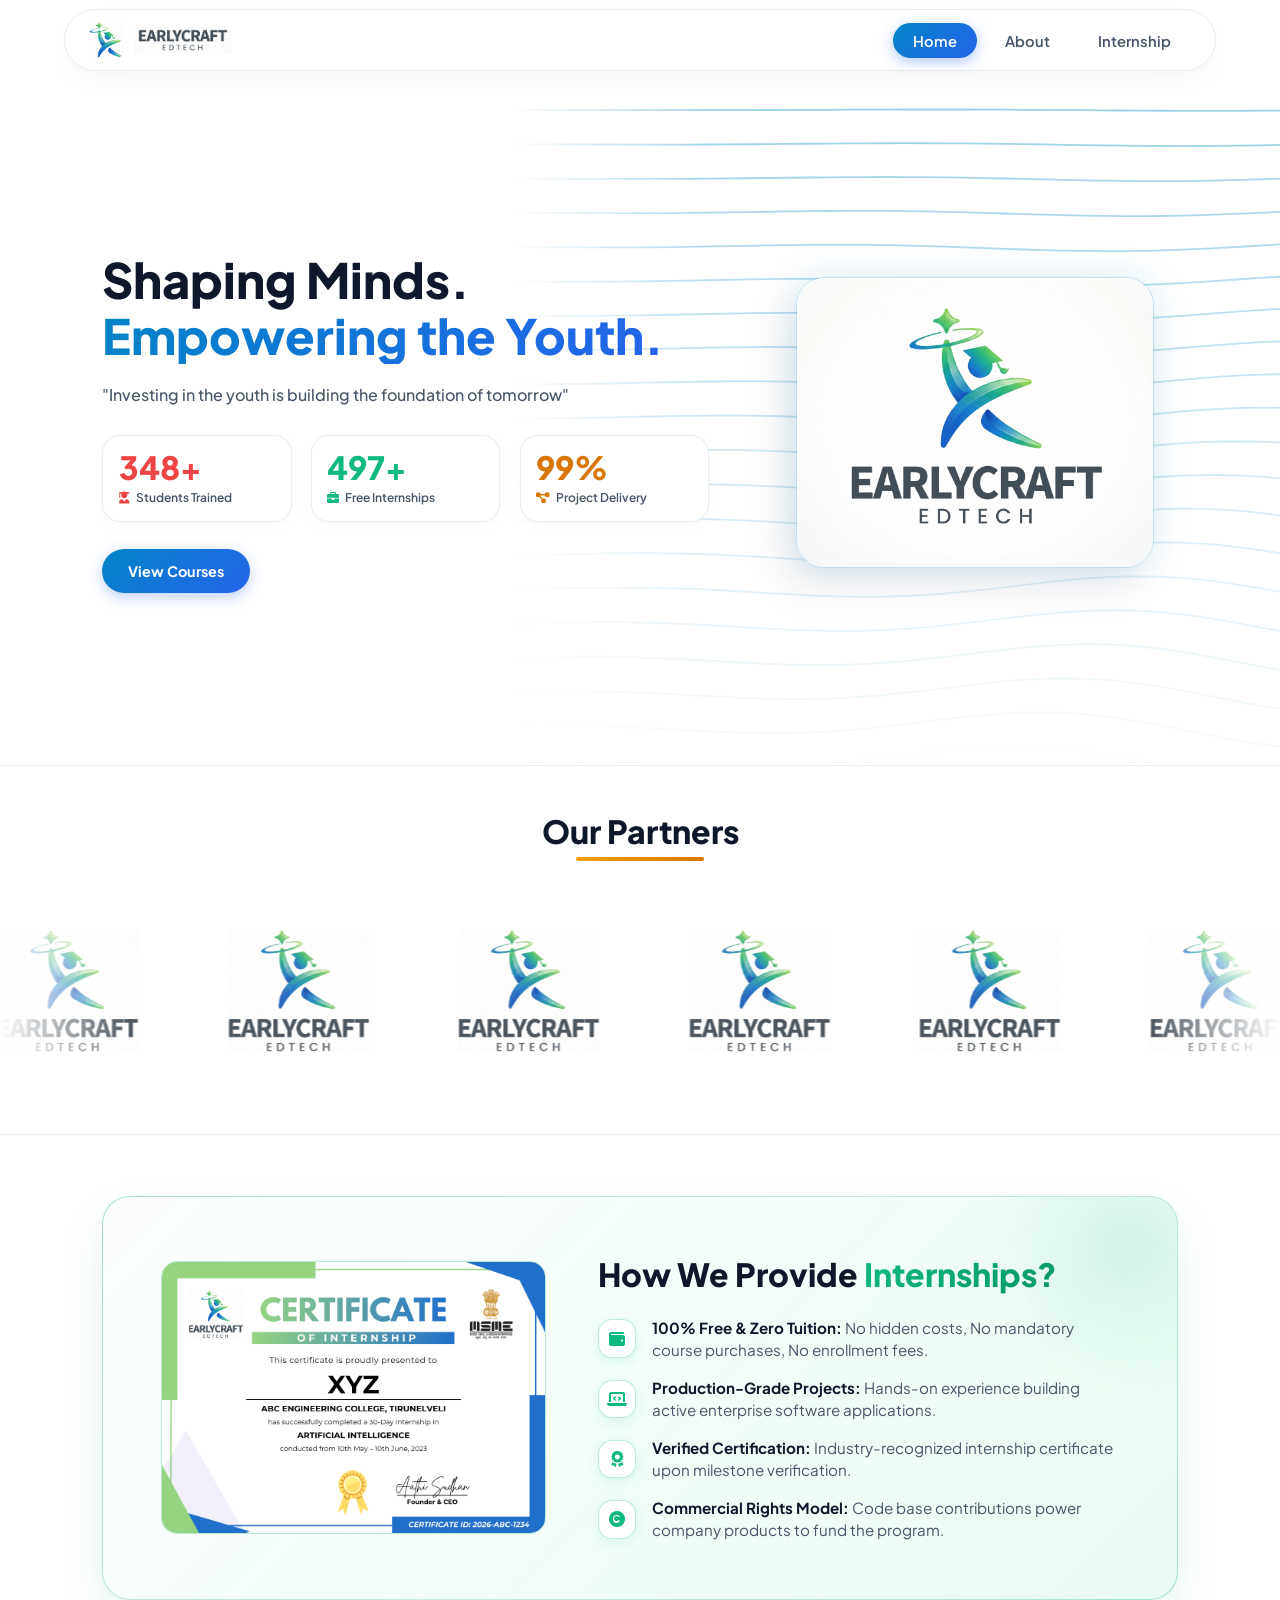
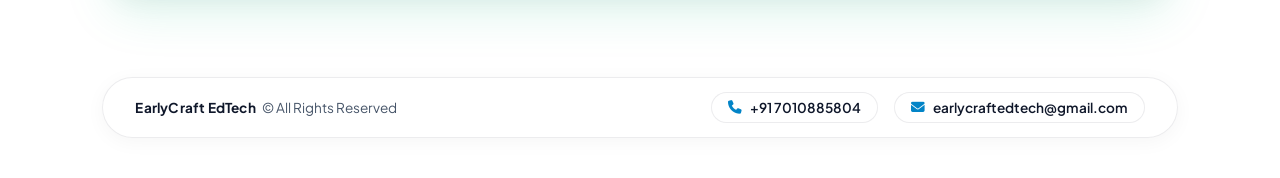
<file: index.html>
<!DOCTYPE html>
<html lang="en">
<head>
  <meta charset="UTF-8" />
  <meta name="viewport" content="width=device-width, initial-scale=1.0" />
  <title>EarlyCraft</title>
  
  <link rel="icon" type="image/x-icon" href="assets/favicon.ico" />
  <link rel="preconnect" href="https://fonts.googleapis.com">
  <link rel="preconnect" href="https://fonts.gstatic.com" crossorigin>
  <link href="https://fonts.googleapis.com/css2?family=Plus+Jakarta+Sans:wght@400;500;600;700;800&display=swap" rel="stylesheet">
  <link rel="stylesheet" href="https://cdnjs.cloudflare.com/ajax/libs/font-awesome/6.4.0/css/all.min.css">
  
  <!-- External Stylesheet -->
  <link rel="stylesheet" href="styles/index.css">

  <script>
    if ('scrollRestoration' in history) {
      history.scrollRestoration = 'manual';
    }
  </script>
</head>
<body>

  <!-- FLOATING NAVIGATION BAR WITH LOGO FONT -->
  <header class="navbar-wrapper">
    <nav class="navbar-container">
      <a href="index.html" class="nav-brand nav-link" aria-label="EarlyCraft Home">
        <img src="assets/logo.png" alt="EarlyCraft Logo" class="nav-brand-logo" onerror="this.style.display='none'">
        <img src="assets/logofont.png" alt="EarlyCraft" class="nav-brand-font" onerror="this.style.display='none'">
      </a>
      
      <button class="mobile-nav-toggle" id="mobileNavToggle" aria-label="Toggle Navigation">
        <i class="fa-solid fa-bars" id="toggleIcon"></i>
      </button>

      <ul class="nav-links" id="navLinks">
        <li><a href="index.html" class="nav-item-link nav-link active">Home</a></li>
        <li><a href="about.html" class="nav-item-link nav-link">About</a></li>
        <li><a href="internship.html" class="nav-item-link nav-link">Internship</a></li>
      </ul>
    </nav>
  </header>

  <!-- HERO BANNER SECTION -->
  <section class="hero-banner" id="home">
    <canvas id="wave-canvas"></canvas>

    <div class="hero-content">
      <h1 class="hero-title">Shaping Minds. <br><span>Empowering the Youth.</span></h1>
      
      <p class="hero-subtitle">
        "Investing in the youth is building the foundation of tomorrow"
      </p>

      <div class="stats-container">
        <div class="stat-card stat-red">
          <div class="stat-number">
            <span class="counter" data-target="350">0</span>+
          </div>
          <div class="stat-label">
            <i class="fa-solid fa-user-graduate"></i> Students Trained
          </div>
        </div>

        <div class="stat-card stat-green">
          <div class="stat-number">
            <span class="counter" data-target="500">0</span>+
          </div>
          <div class="stat-label">
            <i class="fa-solid fa-briefcase"></i> Free Internships
          </div>
        </div>

        <div class="stat-card stat-yellow">
          <div class="stat-number">
            <span class="counter" data-target="100">0</span>%
          </div>
          <div class="stat-label">
            <i class="fa-solid fa-diagram-project"></i> Project Delivery
          </div>
        </div>
      </div>

      <div class="hero-btns">
        <a href="courses.html" class="btn-primary nav-link">View Courses</a>
        <!-- <a href="events.html" class="btn-secondary nav-link">Learn More</a> -->
      </div>
    </div>

    <div class="watermark-wrapper">
      <img src="assets/logoimg.png" alt="EarlyCraft Logo" class="bg-watermark" onerror="this.src='https://via.placeholder.com/500x500?text=Logo+Watermark'">
    </div>
  </section>

  <!-- SEAMLESS CONTINUOUS PARTNERS CAROUSEL -->
  <section class="partners-section">
    <div class="section-header">
      <h2 class="section-title">Our Partners</h2>
    </div>
    <div class="marquee-container" id="marqueeContainer">
      <div class="marquee-track" id="marqueeTrack">
        <div class="marquee-group" id="primaryGroup">
          <img src="assets/partners/partner1.png" alt="Partner 1" class="partner-logo" onerror="this.src='https://via.placeholder.com/320x140?text=Partner+1'" />
        </div>
      </div>
    </div>
  </section>

  <!-- ELEGANT INTERNSHIP SECTION -->
  <section class="internship-section">
    <div class="internship-wrapper">
      <div class="internship-container">
        <div class="cert-preview-wrapper">
          <img src="assets/samplecert.png" alt="Sample Internship Certificate" class="tilted-cert-img" onerror="this.src='https://via.placeholder.com/600x420?text=Sample+Internship+Certificate'" />
        </div>

        <div class="internship-content-right">
          <h2 class="internship-main-title">
            How We Provide <span>Internships?</span>
          </h2>
          
          <ul class="internship-points-list">
            <li>
              <div class="icon-badge">
                <i class="fa-solid fa-wallet"></i>
              </div>
              <span><strong>100% Free & Zero Tuition:</strong> No hidden costs, No mandatory course purchases, No enrollment fees.</span>
            </li>
            <li>
              <div class="icon-badge">
                <i class="fa-solid fa-laptop-code"></i>
              </div>
              <span><strong>Production-Grade Projects:</strong> Hands-on experience building active enterprise software applications.</span>
            </li>
            <li>
              <div class="icon-badge">
                <i class="fa-solid fa-award"></i>
              </div>
              <span><strong>Verified Certification:</strong> Industry-recognized internship certificate upon milestone verification.</span>
            </li>
            <li>
              <div class="icon-badge">
                <i class="fa-solid fa-copyright"></i>
              </div>
              <span><strong>Commercial Rights Model:</strong> Code base contributions power company products to fund the program.</span>
            </li>
          </ul>
        </div>
      </div>
    </div>
  </section>

  <!-- FOOTER -->
  <footer class="footer-bar">
    <div class="footer-rights">
      <span class="footer-brand">EarlyCraft EdTech</span> &copy; All Rights Reserved
    </div>
    <div class="footer-contacts">
      <a href="tel:7010885804" class="footer-pill">
        <i class="fa-solid fa-phone"></i> +91 7010885804
      </a>
      <a href="mailto:earlycraftedtech@gmail.com" class="footer-pill">
        <i class="fa-solid fa-envelope"></i> earlycraftedtech@gmail.com
      </a>
    </div>
  </footer>

  <script>
    // Reset state function to avoid blank screens on UNDO / REDO / BFCache restore
    function resetPageState() {
      document.body.classList.remove("page-exiting");
      document.body.classList.add("page-loaded");
      document.documentElement.style.scrollBehavior = 'smooth';
    }

    // Handle initial page load and back-forward cache restores
    window.addEventListener("pageshow", (e) => {
      resetPageState();
      animateCounters();
    });

    window.addEventListener("popstate", () => {
      resetPageState();
    });

    // Counter animation logic
    let countersAnimated = false;
    function animateCounters() {
      const counters = document.querySelectorAll('.counter');
      const duration = 2000;

      counters.forEach(counter => {
        const target = +counter.getAttribute('data-target');
        const startTime = performance.now();

        function updateCounter(currentTime) {
          const elapsedTime = currentTime - startTime;
          const progress = Math.min(elapsedTime / duration, 1);
          const easeOut = 1 - Math.pow(1 - progress, 4);
          const currentVal = Math.floor(easeOut * target);

          counter.innerText = currentVal;

          if (progress < 1) {
            requestAnimationFrame(updateCounter);
          } else {
            counter.innerText = target;
          }
        }

        requestAnimationFrame(updateCounter);
      });
    }

    document.addEventListener("DOMContentLoaded", () => {
      // Mobile navigation setup
      const mobileNavToggle = document.getElementById("mobileNavToggle");
      const navLinksMenu = document.getElementById("navLinks");
      const toggleIcon = document.getElementById("toggleIcon");

      if (mobileNavToggle && navLinksMenu) {
        mobileNavToggle.addEventListener("click", () => {
          navLinksMenu.classList.toggle("active");
          if (navLinksMenu.classList.contains("active")) {
            toggleIcon.classList.remove("fa-bars");
            toggleIcon.classList.add("fa-xmark");
          } else {
            toggleIcon.classList.remove("fa-xmark");
            toggleIcon.classList.add("fa-bars");
          }
        });

        document.addEventListener("click", (e) => {
          if (!mobileNavToggle.contains(e.target) && !navLinksMenu.contains(e.target)) {
            navLinksMenu.classList.remove("active");
            if (toggleIcon) {
              toggleIcon.classList.remove("fa-xmark");
              toggleIcon.classList.add("fa-bars");
            }
          }
        });
      }

      // Smooth page transition links
      const navLinks = document.querySelectorAll(".nav-link");
      navLinks.forEach(link => {
        link.addEventListener("click", (e) => {
          const targetUrl = link.getAttribute("href");
          if (!targetUrl || targetUrl.startsWith("#") || targetUrl.startsWith("javascript")) return;

          e.preventDefault();

          if (navLinksMenu) navLinksMenu.classList.remove("active");
          document.body.classList.remove("page-loaded");
          document.body.classList.add("page-exiting");

          setTimeout(() => {
            window.location.href = targetUrl;
          }, 350);
        });
      });

      // Interactive Wave Canvas Animation
      const canvas = document.getElementById("wave-canvas");
      if (canvas) {
        const ctx = canvas.getContext("2d");

        function resize() {
          canvas.width = canvas.offsetWidth;
          canvas.height = canvas.offsetHeight;
        }
        resize();
        window.addEventListener("resize", resize);

        let step = 0;
        const lines = 20;
        const pointsPerLine = 40;

        function drawWave() {
          ctx.clearRect(0, 0, canvas.width, canvas.height);
          step += 0.012;

          for (let i = 0; i < lines; i++) {
            ctx.beginPath();
            const alpha = (1 - i / lines) * 0.38;
            ctx.strokeStyle = `rgba(2, 132, 199, ${alpha})`;
            ctx.lineWidth = 1.8;

            const yOffset = (canvas.height / lines) * i + 30;

            for (let j = 0; j < pointsPerLine; j++) {
              const x = (canvas.width / (pointsPerLine - 1)) * j;
              const diagFactor = (x / canvas.width) * (yOffset / canvas.height);
              const y = yOffset + Math.sin(step + j * 0.22 + i * 0.28) * (22 * diagFactor);

              if (j === 0) {
                ctx.moveTo(x, y);
              } else {
                ctx.lineTo(x, y);
              }
            }
            ctx.stroke();
          }

          requestAnimationFrame(drawWave);
        }

        drawWave();
      }

      // Marquee Continuous Scroll Animation
      const marqueeContainer = document.getElementById("marqueeContainer");
      const marqueeTrack = document.getElementById("marqueeTrack");
      const primaryGroup = document.getElementById("primaryGroup");

      if (marqueeContainer && marqueeTrack && primaryGroup) {
        let position = 0;
        let singleWidth = 0;
        let isPaused = false;
        const speed = 1.2;

        function setupTrack() {
          singleWidth = primaryGroup.offsetWidth;
          if (singleWidth <= 0) return;

          while (marqueeTrack.children.length > 1) {
            marqueeTrack.removeChild(marqueeTrack.lastChild);
          }

          const requiredCopies = Math.max(3, Math.ceil((window.innerWidth * 2.5) / singleWidth));
          for (let i = 1; i < requiredCopies; i++) {
            const clone = primaryGroup.cloneNode(true);
            marqueeTrack.appendChild(clone);
          }
        }

        setupTrack();
        window.addEventListener("resize", setupTrack);

        function stepMarquee() {
          if (!isPaused && singleWidth > 0) {
            position -= speed;
            if (Math.abs(position) >= singleWidth) {
              position += singleWidth;
            }
            marqueeTrack.style.transform = `translateX(${position}px)`;
          }
          requestAnimationFrame(stepMarquee);
        }

        stepMarquee();

        marqueeContainer.addEventListener("mouseenter", () => isPaused = true);
        marqueeContainer.addEventListener("mouseleave", () => isPaused = false);
      }
    });
  </script>
</body>
</html>
</file>
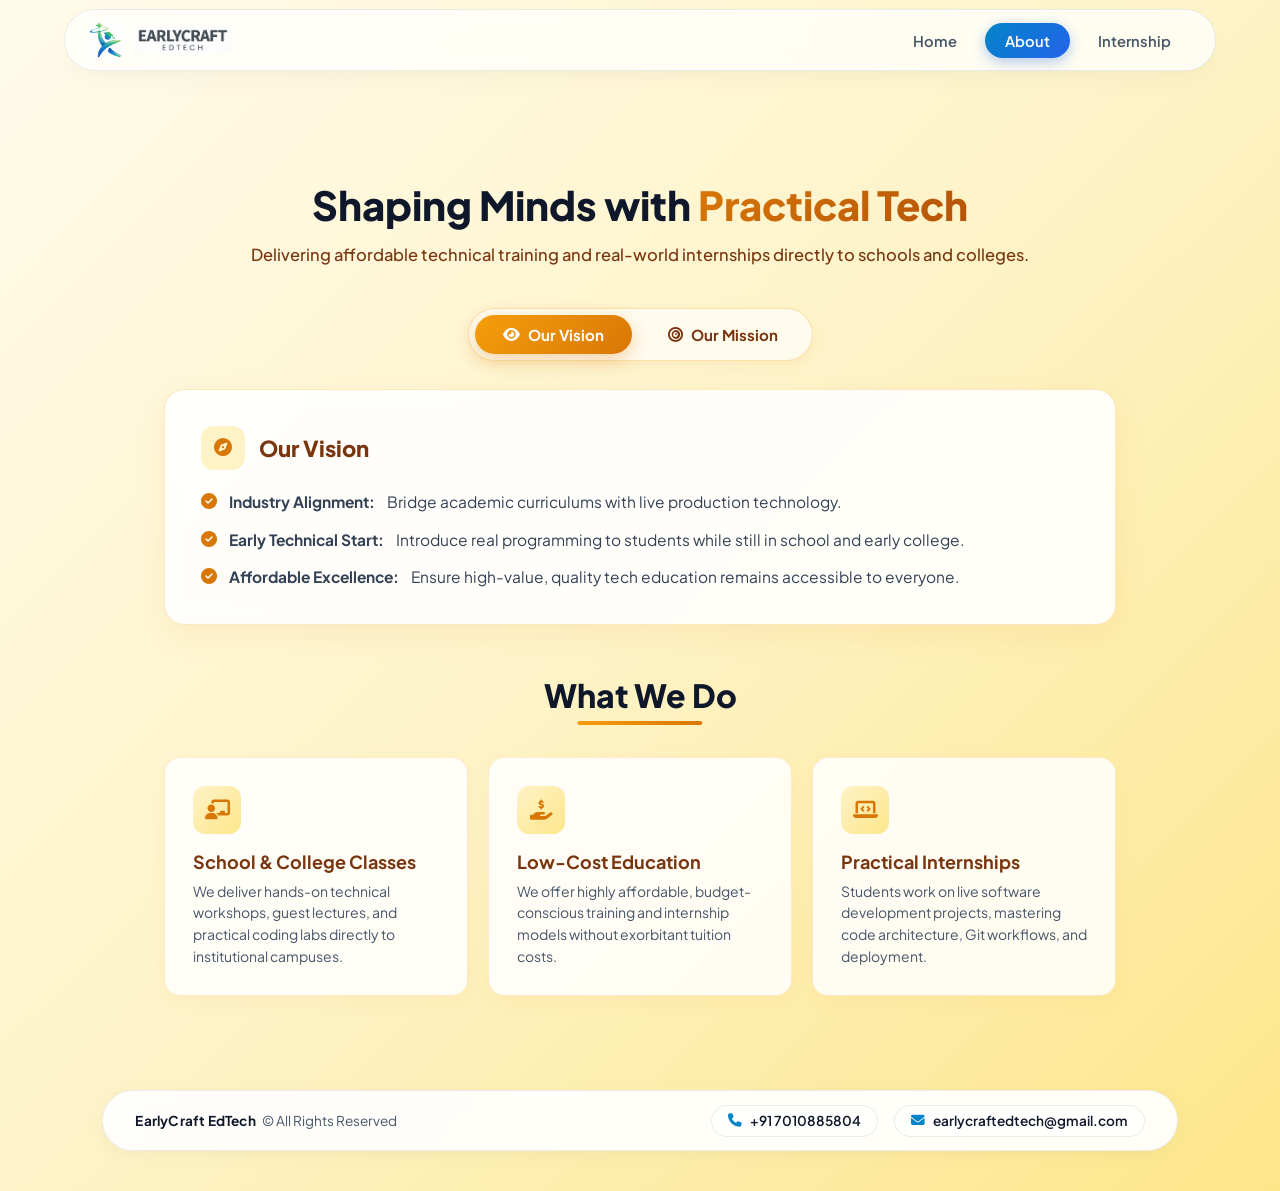
<file: about.html>
<!DOCTYPE html>
<html lang="en">
<head>
  <meta charset="UTF-8" />
  <meta name="viewport" content="width=device-width, initial-scale=1.0" />
  <title>About Us | EarlyCraft</title>
  
  <link rel="icon" type="image/x-icon" href="assets/favicon.ico" />
  <link rel="preconnect" href="https://fonts.googleapis.com">
  <link rel="preconnect" href="https://fonts.gstatic.com" crossorigin>
  <link href="https://fonts.googleapis.com/css2?family=Plus+Jakarta+Sans:wght@400;500;600;700;800&display=swap" rel="stylesheet">
  <link rel="stylesheet" href="https://cdnjs.cloudflare.com/ajax/libs/font-awesome/6.4.0/css/all.min.css">
  
  <!-- External Stylesheets -->
  <link rel="stylesheet" href="styles/index.css">
  <link rel="stylesheet" href="styles/about.css">

  <script>
    if ('scrollRestoration' in history) {
      history.scrollRestoration = 'manual';
    }
  </script>
</head>
<body class="page-entering">

  <!-- FLOATING NAVIGATION BAR -->
  <header class="navbar-wrapper">
    <nav class="navbar-container">
      <a href="index.html" class="nav-brand nav-link" aria-label="EarlyCraft Home">
        <img src="assets/logo.png" alt="EarlyCraft Logo" class="nav-brand-logo" onerror="this.style.display='none'">
        <img src="assets/logofont.png" alt="EarlyCraft" class="nav-brand-font" onerror="this.style.display='none'">
      </a>
      
      <button class="mobile-nav-toggle" id="mobileNavToggle" aria-label="Toggle Navigation">
        <i class="fa-solid fa-bars" id="toggleIcon"></i>
      </button>

      <ul class="nav-links" id="navLinks">
        <li><a href="index.html" class="nav-item-link nav-link">Home</a></li>
        <li><a href="about.html" class="nav-item-link nav-link active">About</a></li>
        <li><a href="internship.html" class="nav-item-link nav-link">Internship</a></li>
      </ul>
    </nav>
  </header>

  <!-- ABOUT HERO SECTION -->
  <section class="about-hero">
    <div class="about-hero-content">
      <h1 class="about-hero-title">Shaping Minds with <span>Practical Tech</span></h1>
      <p class="about-hero-subtitle">
        Delivering affordable technical training and real-world internships directly to schools and colleges.
      </p>
    </div>
  </section>

  <!-- DYNAMIC VISION & MISSION SECTION -->
  <section class="dynamic-vision-section">
    <div class="about-container">
      
      <div class="toggle-control-wrapper">
        <button class="toggle-btn active" id="btnVision" onclick="switchDynamicTab('vision')">
          <i class="fa-solid fa-eye"></i> Our Vision
        </button>
        <button class="toggle-btn" id="btnMission" onclick="switchDynamicTab('mission')">
          <i class="fa-solid fa-bullseye"></i> Our Mission
        </button>
      </div>

      <div class="dynamic-display-card">
        <!-- Vision View -->
        <div class="dynamic-tab-content active" id="visionTab">
          <div class="tab-header">
            <div class="tab-icon-badge">
              <i class="fa-solid fa-compass"></i>
            </div>
            <h2>Our Vision</h2>
          </div>
          <ul class="bullet-list">
            <li><i class="fa-solid fa-circle-check"></i> <strong>Industry Alignment:</strong> Bridge academic curriculums with live production technology.</li>
            <li><i class="fa-solid fa-circle-check"></i> <strong>Early Technical Start:</strong> Introduce real programming to students while still in school and early college.</li>
            <li><i class="fa-solid fa-circle-check"></i> <strong>Affordable Excellence:</strong> Ensure high-value, quality tech education remains accessible to everyone.</li>
          </ul>
        </div>

        <!-- Mission View -->
        <div class="dynamic-tab-content" id="missionTab">
          <div class="tab-header">
            <div class="tab-icon-badge">
              <i class="fa-solid fa-rocket"></i>
            </div>
            <h2>Our Mission</h2>
          </div>
          <ul class="bullet-list">
            <li><i class="fa-solid fa-circle-check"></i> <strong>Campus Outreach:</strong> Conduct live training programs directly in schools and colleges.</li>
            <li><i class="fa-solid fa-circle-check"></i> <strong>Hands-on Internships:</strong> Build real-world projects through structured, budget-friendly programs.</li>
            <li><i class="fa-solid fa-circle-check"></i> <strong>Skill Certification:</strong> Validate student readiness with industry-recognized performance badges.</li>
          </ul>
        </div>
      </div>

    </div>
  </section>

  <!-- WHAT WE DO SECTION -->
  <section class="goals-section">
    <div class="about-container">
      <div class="section-header">
        <h2 class="section-title">What We Do</h2>
      </div>

      <div class="goals-grid">
        <div class="goal-card">
          <div class="goal-icon">
            <i class="fa-solid fa-chalkboard-user"></i>
          </div>
          <h3>School & College Classes</h3>
          <p>We deliver hands-on technical workshops, guest lectures, and practical coding labs directly to institutional campuses.</p>
        </div>

        <div class="goal-card">
          <div class="goal-icon">
            <i class="fa-solid fa-hand-holding-dollar"></i>
          </div>
          <h3>Low-Cost Education</h3>
          <p>We offer highly affordable, budget-conscious training and internship models without exorbitant tuition costs.</p>
        </div>

        <div class="goal-card">
          <div class="goal-icon">
            <i class="fa-solid fa-laptop-code"></i>
          </div>
          <h3>Practical Internships</h3>
          <p>Students work on live software development projects, mastering code architecture, Git workflows, and deployment.</p>
        </div>
      </div>
    </div>
  </section>

  <!-- FOOTER -->
  <footer class="footer-bar">
    <div class="footer-rights">
      <span class="footer-brand">EarlyCraft EdTech</span> &copy; All Rights Reserved
    </div>
    <div class="footer-contacts">
      <a href="tel:7010885804" class="footer-pill">
        <i class="fa-solid fa-phone"></i> +91 7010885804
      </a>
      <a href="mailto:earlycraftedtech@gmail.com" class="footer-pill">
        <i class="fa-solid fa-envelope"></i> earlycraftedtech@gmail.com
      </a>
    </div>
  </footer>

  <!-- SCRIPT LOGIC -->
  <script>
    // Smooth Page Enter Logic
    function triggerEnterAnimation() {
      requestAnimationFrame(() => {
        document.body.classList.remove("page-entering", "page-exiting");
        document.body.classList.add("page-loaded");
      });
    }

    window.addEventListener("DOMContentLoaded", () => triggerEnterAnimation());
    window.addEventListener("pageshow", (event) => {
      if (event.persisted) triggerEnterAnimation();
    });

    // Dynamic Tab Switching
    function switchDynamicTab(tab) {
      const visionTab = document.getElementById('visionTab');
      const missionTab = document.getElementById('missionTab');
      const btnVision = document.getElementById('btnVision');
      const btnMission = document.getElementById('btnMission');

      if (tab === 'vision') {
        visionTab.classList.add('active');
        missionTab.classList.remove('active');
        btnVision.classList.add('active');
        btnMission.classList.remove('active');
      } else {
        missionTab.classList.add('active');
        visionTab.classList.remove('active');
        btnMission.classList.add('active');
        btnVision.classList.remove('active');
      }
    }

    document.addEventListener("DOMContentLoaded", () => {
      // Mobile Navigation
      const mobileNavToggle = document.getElementById("mobileNavToggle");
      const navLinksMenu = document.getElementById("navLinks");
      const toggleIcon = document.getElementById("toggleIcon");

      if (mobileNavToggle && navLinksMenu) {
        mobileNavToggle.addEventListener("click", () => {
          navLinksMenu.classList.toggle("active");
          if (navLinksMenu.classList.contains("active")) {
            toggleIcon.classList.remove("fa-bars");
            toggleIcon.classList.add("fa-xmark");
          } else {
            toggleIcon.classList.remove("fa-xmark");
            toggleIcon.classList.add("fa-bars");
          }
        });

        document.addEventListener("click", (e) => {
          if (!mobileNavToggle.contains(e.target) && !navLinksMenu.contains(e.target)) {
            navLinksMenu.classList.remove("active");
            if (toggleIcon) {
              toggleIcon.classList.remove("fa-xmark");
              toggleIcon.classList.add("fa-bars");
            }
          }
        });
      }

      // Smooth Page Exit Logic
      const navLinks = document.querySelectorAll(".nav-link");
      navLinks.forEach(link => {
        link.addEventListener("click", (e) => {
          const targetUrl = link.getAttribute("href");
          if (!targetUrl || targetUrl.startsWith("#") || targetUrl.startsWith("javascript")) return;

          e.preventDefault();

          if (navLinksMenu) navLinksMenu.classList.remove("active");
          document.body.classList.remove("page-loaded");
          document.body.classList.add("page-exiting");

          setTimeout(() => {
            window.location.href = targetUrl;
          }, 350);
        });
      });
    });
  </script>
</body>
</html>
</file>
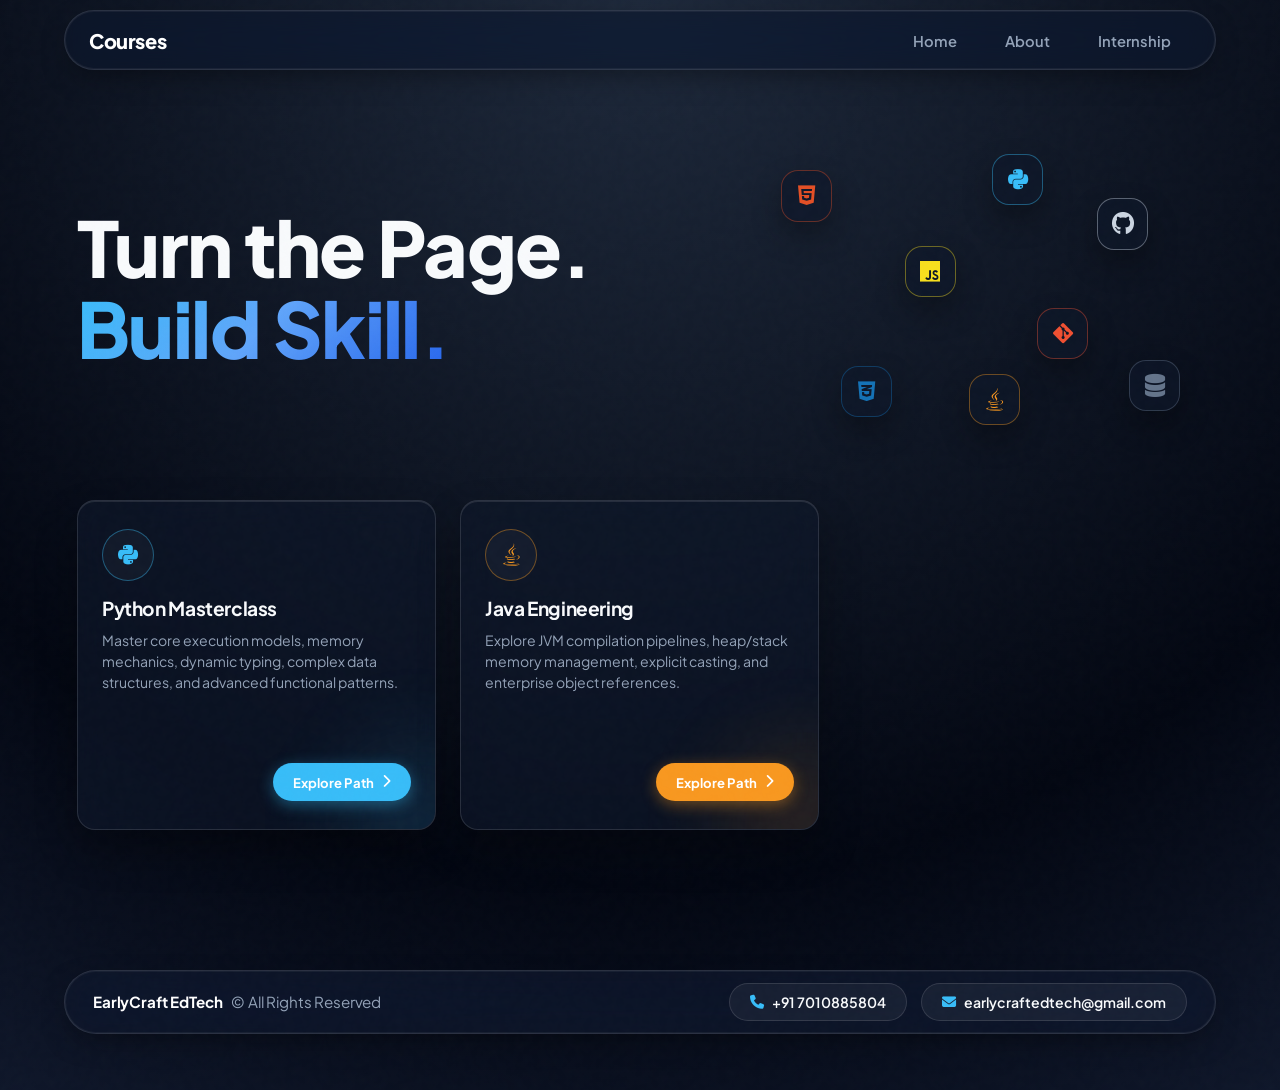
<file: courses.html>
<!DOCTYPE html>
<html lang="en">
<head>
  <meta charset="UTF-8" />
  <meta name="viewport" content="width=device-width, initial-scale=1.0" />
  <title>Courses | EarlyCraft</title>

  <link rel="icon" type="image/x-icon" href="assets/favicon.ico" />
  <link rel="preconnect" href="https://fonts.googleapis.com">
  <link rel="preconnect" href="https://fonts.gstatic.com" crossorigin>
  <link href="https://fonts.googleapis.com/css2?family=DM+Mono:wght@400;500&family=Plus+Jakarta+Sans:wght@400;500;600;700;800&display=swap" rel="stylesheet">
  <link rel="stylesheet" href="https://cdnjs.cloudflare.com/ajax/libs/font-awesome/6.4.0/css/all.min.css">
  
  <link rel="stylesheet" href="styles/courses.css" />

  <script>
    if ('scrollRestoration' in history) history.scrollRestoration = 'manual';
    window.scrollTo(0, 0);
  </script>
</head>
<body>

  <div class="noise" aria-hidden="true"></div>

  <header class="navbar-wrapper">
    <nav class="navbar-container">
      <a href="javascript:void(0)" class="nav-brand-text" id="brandCoursesLink" style="text-decoration: none; cursor: pointer;">Courses</a>

      <button class="mobile-nav-toggle" id="mobileNavToggle" type="button" aria-label="Toggle Navigation" aria-expanded="false">
        <i class="fa-solid fa-bars" id="toggleIcon"></i>
      </button>

      <ul class="nav-links" id="navLinks" style="margin-left: auto;">
        <li><a href="index.html" class="nav-item-link">Home</a></li>
        <li><a href="about.html" class="nav-item-link">About</a></li>
        <li><a href="internship.html" class="nav-item-link">Internship</a></li>
      </ul>
    </nav>
  </header>

  <main>
    <section class="hub" id="hub">
      <div class="hero">
        <div>
          <h1>Turn the Page.<br><span>Build Skill.</span></h1>
        </div>
        <div class="icon-field" aria-label="Interactive technology icons">
          <span class="floating-icon" style="--float-color:#e34f26;top:8%;left:8%" title="HTML"><i class="fa-brands fa-html5"></i></span>
          <span class="floating-icon" style="--float-color:#1572b6;bottom:4%;left:21%" title="CSS"><i class="fa-brands fa-css3-alt"></i></span>
          <span class="floating-icon" style="--float-color:#f7df1e;top:35%;left:35%" title="JavaScript"><i class="fa-brands fa-js"></i></span>
          <span class="floating-icon" style="--float-color:#38bdf8;top:2%;left:54%" title="Python"><i class="fa-brands fa-python"></i></span>
          <span class="floating-icon" style="--float-color:#f89820;bottom:1%;left:49%" title="Java"><i class="fa-brands fa-java"></i></span>
          <span class="floating-icon" style="--float-color:#f05032;top:57%;right:25%" title="Git"><i class="fa-brands fa-git-alt"></i></span>
          <span class="floating-icon" style="--float-color:#cbd5e1;top:18%;right:12%" title="GitHub"><i class="fa-brands fa-github"></i></span>
          <span class="floating-icon" style="--float-color:#64748b;bottom:6%;right:5%" title="SQL and databases"><i class="fa-solid fa-database"></i></span>
        </div>
      </div>

      <div class="course-grid" id="courseGrid" aria-label="Available courses"></div>
    </section>

    <section class="pathway" id="pathway" aria-live="polite"></section>
  </main>

  <footer>
    <div class="footer-container">
      <div class="footer-brand">
        EarlyCraft EdTech <span>© All Rights Reserved</span>
      </div>
      <div class="footer-contact">
        <a href="tel:+917010885804" class="footer-btn">
          <i class="fa-solid fa-phone"></i> +91 7010885804
        </a>
        <a href="mailto:earlycraftedtech@gmail.com" class="footer-btn">
          <i class="fa-solid fa-envelope"></i> earlycraftedtech@gmail.com
        </a>
      </div>
    </div>
  </footer>

  <script>
    const courses = [
      {
        id: 'python-101',
        title: 'Python Masterclass',
        description: 'Master core execution models, memory mechanics, dynamic typing, complex data structures, and advanced functional patterns.',
        color: '#38bdf8',
        icon: 'fa-brands fa-python',
        agenda: [
          { title: 'CHAPTER 01: Python Runtime & Execution Architecture', topics: ['Execution Model & Bytecode Compilation', 'Core Syntax, Indentation & Lexical Structure', 'Variable Mechanics, Identifiers & Memory Model', 'Type System Architecture & Dynamic Typing'] },
          { title: 'CHAPTER 02: Primitive Data Types & Logical Operations', topics: ['Integers (int) & Arbitrary Precision', 'Floating-Point (float) & IEEE 754 Mechanics', 'Complex Numbers (complex) & Mathematical Operations', 'Booleans (bool) & Truthy/Falsy Evaluation'] },
          { title: 'CHAPTER 03: Comprehensive Operator Framework', topics: ['Arithmetic & Bitwise Operators', 'Comparison & Relational Operators', 'Logical & Boolean Operators', 'Assignment, Identity & Membership Operators'] },
          { title: 'CHAPTER 04: Control Flow & Conditional Branching', topics: ['If, Elif, Else Conditional Trees', 'Ternary Conditional Expressions', 'Structural Pattern Matching (match-case)', 'Nested Decision-Making Architecture'] },
          { title: 'CHAPTER 05: Iteration Mechanisms & Loop Protocols', topics: ['While Loops & Condition-Based Iteration', 'For Loops & Sequence Traversal', 'Loop Control: Break, Continue & Else Clauses', 'Enumerate & Zip Iteration Helpers'] },
          { title: 'CHAPTER 06: Native Sequence Types – Strings (str)', topics: ['String Immutability & Memory Layout', 'Indexing, Slicing & Extended Step Mechanics', 'String Formatting (f-strings, format, %)', 'Advanced String Methods & Parsing'] },
          { title: 'CHAPTER 07: Native Sequence Types – Lists (list)', topics: ['Dynamic Array Architecture', 'List Operations, Slicing & Mutability', 'Comprehensive List Methods', 'List Comprehension Patterns'] },
          { title: 'CHAPTER 08: Native Sequence Types – Tuples (tuple)', topics: ['Immutable Sequence Properties', 'Tuple Packing & Unpacking Dynamics', 'Namedtuples & Structured Records', 'Tuple Performance vs Lists'] },
          { title: 'CHAPTER 09: Native Set Types (set & frozenset)', topics: ['Hash Table Underlying Structure', 'Set Operations: Union, Intersection & Difference', 'Set Comprehensions & Uniqueness Guarantees', 'Frozenset Immutable Properties'] },
          { title: 'CHAPTER 10: Native Mapping Types – Dictionaries (dict)', topics: ['Hash Map Architecture & Key Constraints', 'Dictionary Access, Insertion & Deletion Methods', 'Dictionary Merging, Updating & Comprehensions', 'Defaultdict, Counter & Ordered Maps'] }
        ]
      },
      {
        id: 'java-101',
        title: 'Java Engineering',
        description: 'Explore JVM compilation pipelines, heap/stack memory management, explicit casting, and enterprise object references.',
        color: '#f89820',
        icon: 'fa-brands fa-java',
        agenda: [
          { title: 'CHAPTER 01: JVM Architecture & Program Structure', topics: ['JVM, JRE & JDK Mechanics', 'Bytecode Execution & JIT Compiler', 'Class Structure, Package Declarations & Main Method', 'Source File Layout & Compilation Workflow'] },
          { title: 'CHAPTER 02: Lexical Structure, Variables & Primitives', topics: ['Primitive Data Types & Numeric Ranges', 'Memory Stack Allocation for Primitives', 'Literals, Constants (final) & Identifiers', 'Variable Scope & Lifecycle'] },
          { title: 'CHAPTER 03: Operators, Expressions & Evaluation Order', topics: ['Arithmetic & Bitwise Operators', 'Relational & Logical Operators', 'Ternary & Assignment Operators', 'Operator Precedence & Evaluation Rules'] },
          { title: 'CHAPTER 04: Type Conversion, Casting & Promotions', topics: ['Implicit Type Promotion Rules', 'Explicit Casting Mechanics & Precision Loss', 'Primitive Boxing & Unboxing (Wrapper Classes)', 'Numeric Conversions & Overflows'] },
          { title: 'CHAPTER 05: Control Flow & Conditional Logic', topics: ['If, Else-If, Else Decision Trees', 'Switch Statements & Modern Switch Expressions', 'Ternary Logic & Branching Optimization', 'Short-Circuit Evaluation Mechanics'] },
          { title: 'CHAPTER 06: Iteration Mechanisms & Loop Constructs', topics: ['While & Do-While Loops', 'Traditional For Loops & Iteration Controls', 'Enhanced For-Each Loop Syntax', 'Loop Branching: Break, Continue & Labeled Statements'] },
          { title: 'CHAPTER 07: Reference Types & Memory Allocation Mechanics', topics: ['Heap Allocation vs Stack Memory', 'Reference Variables & Null References', 'Garbage Collection Basics & Object Reachability', 'Memory Management Best Practices'] }
        ]
      }
    ];

    const hub = document.getElementById('hub');
    const pathway = document.getElementById('pathway');
    const courseGrid = document.getElementById('courseGrid');
    const mobileNavToggle = document.getElementById('mobileNavToggle');
    const navLinks = document.getElementById('navLinks');
    const brandCoursesLink = document.getElementById('brandCoursesLink');

    // Dynamic Card Rendering
    courseGrid.innerHTML = courses.map(course => `
      <article class="course-card" style="--card-color:${course.color}" data-id="${course.id}">
        <div class="card-head">
          <div class="card-icon"><i class="${course.icon}"></i></div>
          <h2>${course.title}</h2>
          <p class="card-desc">${course.description}</p>
        </div>
        <div class="card-foot">
          <div class="action-btn">Explore Path <i class="fa-solid fa-chevron-right"></i></div>
        </div>
      </article>
    `).join('');

    // Card Tilt Effect & Click Trigger
    document.querySelectorAll('.course-card').forEach(card => {
      card.addEventListener('mousemove', e => {
        const rect = card.getBoundingClientRect();
        const x = e.clientX - rect.left;
        const y = e.clientY - rect.top;
        card.style.setProperty('--mx', `${x}px`);
        card.style.setProperty('--my', `${y}px`);
        
        const cx = rect.width / 2;
        const cy = rect.height / 2;
        const rx = ((y - cy) / cy) * -8;
        const ry = ((x - cx) / cx) * 8;
        
        card.classList.add('is-tilting');
        card.style.transform = `perspective(1000px) rotateX(${rx}deg) rotateY(${ry}deg) translateZ(10px)`;
      });

      card.addEventListener('mouseleave', () => {
        card.classList.remove('is-tilting');
        card.style.transform = 'perspective(1000px) rotateX(0deg) rotateY(0deg) translateZ(0px)';
      });

      card.addEventListener('click', () => openCourse(card.dataset.id, true));
    });

    // OPEN COURSE (WITH HISTORY PUSH OPTION)
    function openCourse(id, pushHistory = true) {
      const course = courses.find(c => c.id === id);
      if (!course) return;

      document.body.classList.add('course-open');
      hub.classList.add('is-hidden');
      
      pathway.style.setProperty('--accent', course.color);
      pathway.innerHTML = `
        <div class="path-head">
          <span class="chapter-label">Interactive Syllabus</span>
          <h2>${course.title}</h2>
        </div>
        <div class="timeline">
          <div class="timeline-progress" id="timelineProgress"></div>
          ${course.agenda.map((ch, idx) => `
            <div class="step" data-index="${idx}">
              <div class="step-dot"></div>
              <div class="step-card">
                <div class="chapter-header">
                  <div>
                    <span class="chapter-label">${ch.title.split(':')[0]}</span>
                    <h3>${ch.title.split(':')[1] || ch.title}</h3>
                  </div>
                  <div class="toggle-icon"><i class="fa-solid fa-chevron-down"></i></div>
                </div>
                <div class="concept-wrapper">
                  <ul class="concept-list">
                    ${ch.topics.map(t => `<li>${t}</li>`).join('')}
                  </ul>
                </div>
              </div>
            </div>
          `).join('')}
        </div>
      `;

      pathway.classList.add('is-active');
      window.scrollTo(0, 0);
      setupScrollObserver();
      setupAccordion();

      if (pushHistory) {
        const newUrl = `${window.location.pathname}?course=${encodeURIComponent(id)}`;
        history.pushState({ view: 'pathway', courseId: id }, '', newUrl);
      }
    }

    // CLOSE COURSE (WITH HISTORY PUSH OPTION)
    function closeCourse(pushHistory = true) {
      document.body.classList.remove('course-open');
      pathway.classList.remove('is-active');
      hub.classList.remove('is-hidden');
      window.scrollTo(0, 0);

      if (pushHistory) {
        history.pushState({ view: 'hub' }, '', window.location.pathname);
      }
    }

    brandCoursesLink.addEventListener('click', () => closeCourse(true));

    // ACCORDION TOGGLE
    function setupAccordion() {
      document.querySelectorAll('.step-card').forEach(card => {
        card.addEventListener('click', () => {
          card.classList.toggle('active');
        });
      });
    }

    // INTERSECTION & SCROLL PROGRESS OBSERVER
    function setupScrollObserver() {
      const steps = document.querySelectorAll('.step');
      const progressLine = document.getElementById('timelineProgress');

      const observer = new IntersectionObserver((entries) => {
        entries.forEach(entry => {
          if (entry.isIntersecting) {
            entry.target.classList.add('revealed');
          }
        });
      }, { threshold: 0.2 });

      steps.forEach(step => observer.observe(step));

      window.addEventListener('scroll', () => {
        if (!pathway.classList.contains('is-active')) return;
        const timeline = document.querySelector('.timeline');
        if (!timeline) return;

        const rect = timeline.getBoundingClientRect();
        const totalHeight = rect.height;
        const visibleHeight = window.innerHeight / 2 - rect.top;
        const progress = Math.min(Math.max(visibleHeight / totalHeight, 0), 1);

        if (progressLine) {
          progressLine.style.height = `${progress * 100}%`;
        }
      });
    }

    // MOBILE NAVIGATION TOGGLE
    mobileNavToggle.addEventListener('click', () => {
      const isExpanded = mobileNavToggle.getAttribute('aria-expanded') === 'true';
      mobileNavToggle.setAttribute('aria-expanded', !isExpanded);
      navLinks.classList.toggle('active');
      
      const icon = mobileNavToggle.querySelector('i');
      icon.classList.toggle('fa-bars');
      icon.classList.toggle('fa-xmark');
    });

    // INTERNAL LINK TRANSITION HANDLER
    document.querySelectorAll('a[href]').forEach(link => {
      link.addEventListener('click', e => {
        const href = link.getAttribute('href');
        if (href && !href.startsWith('#') && !href.startsWith('javascript') && !href.startsWith('mailto:') && !href.startsWith('tel:')) {
          e.preventDefault();
          document.body.classList.add('page-exit');
          setTimeout(() => {
            window.location.href = href;
          }, 450);
        }
      });
    });

    // SINK ROUTER: INITIAL REFRESH & UNDO/REDO (BACK/FORWARD) LISTENER
    function initRouter() {
      // 1. Listen for browser Back/Forward (Undo/Redo) actions
      window.addEventListener('popstate', (e) => {
        const state = e.state;
        if (state && state.view === 'pathway' && state.courseId) {
          openCourse(state.courseId, false);
        } else {
          const params = new URLSearchParams(window.location.search);
          const courseId = params.get('course');
          if (courseId) {
            openCourse(courseId, false);
          } else {
            closeCourse(false);
          }
        }
      });

      // 2. Read URL Parameters on Page Load / Refresh
      const urlParams = new URLSearchParams(window.location.search);
      const activeCourse = urlParams.get('course');

      if (activeCourse) {
        openCourse(activeCourse, false);
      } else {
        closeCourse(false);
      }
    }

    // Run router on DOM load
    document.addEventListener('DOMContentLoaded', initRouter);
  </script>
</body>
</html>
</file>
<file: styles/index.css>
:root {
  --bg-light: #ffffff;
  --text-main: #0f172a;
  --text-muted: #475569;
  
  /* Primary Blue Theme */
  --accent-cyan: #0284c7;
  --accent-blue: #2563eb;
  --accent-gradient: linear-gradient(135deg, #0284c7 0%, #2563eb 100%);
  
  /* Amber Accents (Partners Section) */
  --amber-border: rgba(245, 158, 11, 0.25);
  --color-yellow: #d97706;

  /* Green / Emerald Theme (Internship Section) */
  --green-light: rgba(236, 253, 245, 0.85);
  --green-border: rgba(16, 185, 129, 0.28);
  --green-gradient: linear-gradient(135deg, #10b981 0%, #059669 100%);
  --green-box-bg: linear-gradient(135deg, rgba(255, 255, 255, 0.96) 0%, rgba(236, 253, 245, 0.92) 100%);
  --color-green: #10b981;

  --color-red: #ef4444;
  --glass-border: rgba(15, 23, 42, 0.08);
  --card-bg: rgba(255, 255, 255, 0.92);
  --shadow-md: 0 10px 30px -10px rgba(15, 23, 42, 0.06), 0 0 0 1px rgba(255, 255, 255, 0.8) inset;
  --nav-height: 80px;
}

/* ==========================================================================
   CUSTOM BLUE SCROLLBAR
   ========================================================================== */
::-webkit-scrollbar {
  width: 10px;
  height: 10px;
}

::-webkit-scrollbar-track {
  background: #f1f5f9;
  border-radius: 8px;
}

::-webkit-scrollbar-thumb {
  background: linear-gradient(180deg, #0284c7 0%, #2563eb 100%);
  border-radius: 8px;
  border: 2px solid #f1f5f9;
}

::-webkit-scrollbar-thumb:hover {
  background: linear-gradient(180deg, #0369a1 0%, #1d4ed8 100%);
}

/* Firefox Scrollbar */
* {
  margin: 0;
  padding: 0;
  box-sizing: border-box;
  font-family: 'Plus Jakarta Sans', sans-serif;
  scrollbar-width: thin;
  scrollbar-color: #2563eb #f1f5f9;
}

/* ==========================================================================
   BASE & PAGE TRANSITIONS
   ========================================================================== */
html {
  background-color: var(--bg-light);
  min-height: 100%;
  scroll-behavior: auto;
}

body {
  background-color: var(--bg-light) !important;
  min-height: 100vh;
  width: 100%;
  overflow-x: hidden;
  overflow-y: auto;
  color: var(--text-main);
  padding-top: var(--nav-height);
  -webkit-user-select: none;
  -moz-user-select: none;
  -ms-user-select: none;
  user-select: none;
  opacity: 0;
  transform: scale(0.96) translateY(24px) rotateX(4deg);
  filter: blur(12px) brightness(1.02);
  transform-origin: center top;
  transition: 
    opacity 0.6s cubic-bezier(0.16, 1, 0.3, 1),
    transform 0.6s cubic-bezier(0.16, 1, 0.3, 1),
    filter 0.6s cubic-bezier(0.16, 1, 0.3, 1);
  will-change: opacity, transform, filter;
}

body.page-loaded { 
  opacity: 1; 
  transform: scale(1) translateY(0) rotateX(0deg);
  filter: blur(0px) brightness(1);
}

body.page-exiting { 
  opacity: 0; 
  transform: scale(1.04) translateY(-28px) rotateX(-3deg); 
  filter: blur(14px) brightness(0.92);
  transition: 
    opacity 0.4s cubic-bezier(0.7, 0, 0.84, 0),
    transform 0.4s cubic-bezier(0.7, 0, 0.84, 0),
    filter 0.4s cubic-bezier(0.7, 0, 0.84, 0);
  pointer-events: none; 
}

img {
  -webkit-user-drag: none;
  user-drag: none;
  pointer-events: none;
}

/* ==========================================================================
   NAVIGATION BAR (MATCHED TO INTERNSHIP.CSS STRUCTURE & SIZE)
   ========================================================================== */
.navbar-wrapper {
  position: fixed;
  top: 0;
  left: 0;
  width: 100%;
  height: var(--nav-height);
  z-index: 1000;
  display: flex;
  justify-content: center;
  align-items: center;
  padding: 0 5%;
  transition: all 0.3s ease;
}

.navbar-container {
  width: 100%;
  max-width: 1300px;
  height: 62px;
  background: rgba(255, 255, 255, 0.82);
  backdrop-filter: blur(16px) saturate(180%);
  -webkit-backdrop-filter: blur(16px) saturate(180%);
  border: 1px solid var(--glass-border);
  border-radius: 50px;
  display: flex;
  justify-content: space-between;
  align-items: center;
  padding: 0 1.5rem;
  position: relative;
  transition: all 0.3s ease;
  box-shadow: var(--shadow-md);
}

.nav-brand {
  display: flex;
  align-items: center;
  gap: 10px;
  text-decoration: none;
}

.nav-brand-logo {
  height: 36px;
  width: auto;
  object-fit: contain;
  border-radius: 8px;
}

.nav-brand-font {
  height: 28px;
  width: auto;
  object-fit: contain;
  display: block;
}

.nav-links { 
  display: flex; 
  align-items: center; 
  gap: 0.5rem; 
  list-style: none; 
}

.nav-item-link {
  position: relative;
  padding: 0.55rem 1.25rem;
  color: var(--text-muted);
  text-decoration: none;
  font-weight: 600;
  font-size: 0.92rem;
  border-radius: 30px;
  transition: all 0.25s ease;
}

.nav-item-link:hover {
  color: var(--accent-cyan);
  background: rgba(2, 132, 199, 0.08);
}

.nav-item-link.active {
  color: #ffffff !important;
  background: var(--accent-gradient);
  box-shadow: 0 4px 14px rgba(37, 99, 235, 0.35);
}

/* NO COLOR CHANGE OR HOVER BACKGROUND OVER THE MOBILE MENU TOGGLE ICON */
.mobile-nav-toggle {
  display: none;
  background: transparent;
  border: none;
  color: var(--text-primary);
  font-size: 1.35rem;
  cursor: pointer;
  padding: 8px;
  border-radius: 50%;
  transition: all 0.3s ease;
  z-index: 1001;
}

/* ==========================================================================
   HERO BANNER
   ========================================================================== */
.hero-banner { 
  min-height: calc(85vh - var(--nav-height)); 
  width: 100vw;
  padding: clamp(2rem, 5vh, 6rem) 8%;
  display: grid;
  grid-template-columns: minmax(300px, 1.2fr) minmax(300px, 0.8fr);
  align-items: center;
  gap: clamp(2rem, 5vw, 6rem);
  position: relative;
  overflow: hidden;
  perspective: 1200px;
}

#wave-canvas {
  position: absolute;
  top: 0;
  right: 0;
  width: 60vw;
  height: 100%;
  z-index: 1;
  pointer-events: none;
  mask-image: linear-gradient(to right, transparent 0%, black 25%);
  -webkit-mask-image: linear-gradient(to right, transparent 0%, black 25%);
}

.watermark-wrapper {
  position: relative;
  display: flex;
  justify-content: center;
  align-items: center;
  z-index: 3;
  width: 100%;
  perspective: 1000px;
}

.bg-watermark {
  width: clamp(280px, 28vw, 480px);
  height: auto;
  object-fit: cover;
  border-radius: 28px;
  border: 1px solid rgba(2, 132, 199, 0.25);
  animation: floatLogo 6s ease-in-out infinite;
  box-shadow: 
    -15px 20px 40px rgba(15, 23, 42, 0.08),
    0 0 35px rgba(2, 132, 199, 0.15);
  transform-style: preserve-3d;
  will-change: transform;
}

@keyframes floatLogo {
  0%, 100% {
    transform: rotateX(12deg) rotateY(-18deg) rotateZ(4deg) translateY(0px);
    box-shadow: -15px 20px 40px rgba(15, 23, 42, 0.08), 0 0 35px rgba(2, 132, 199, 0.15);
  }
  50% {
    transform: rotateX(8deg) rotateY(-12deg) rotateZ(2deg) translateY(-14px);
    box-shadow: -20px 30px 50px rgba(15, 23, 42, 0.12), 0 0 50px rgba(2, 132, 199, 0.25);
  }
}

.hero-content { 
  max-width: 720px; 
  z-index: 4; 
  position: relative; 
}

.hero-title { 
  font-size: clamp(2.2rem, 3.8vw, 4.2rem); 
  line-height: 1.15; 
  font-weight: 800; 
  margin-bottom: clamp(0.8rem, 2vh, 1.5rem); 
  color: var(--text-main);
}

.hero-title span { 
  background: var(--accent-gradient); 
  background-clip: text;
  -webkit-background-clip: text; 
  -webkit-text-fill-color: transparent; 
  display: inline-block;
}

.hero-subtitle {
  font-size: clamp(1rem, 1.2vw, 1.25rem);
  color: var(--text-muted);
  margin-bottom: clamp(1.5rem, 3vh, 2.8rem);
  line-height: 1.6;
  font-weight: 500;
}

.stats-container {
  display: grid;
  grid-template-columns: repeat(auto-fit, minmax(130px, 1fr));
  gap: clamp(0.8rem, 1.5vw, 1.5rem);
  margin-bottom: clamp(1.5rem, 3vh, 2.8rem);
}

.stat-card {
  background: var(--card-bg);
  border: 1px solid var(--glass-border);
  padding: clamp(0.8rem, 1.2vw, 1.4rem);
  border-radius: 18px;
  backdrop-filter: blur(12px);
  box-shadow: 0 4px 15px rgba(0, 0, 0, 0.02);
  text-align: left;
  transition: transform 0.3s ease, border-color 0.3s ease, box-shadow 0.3s ease;
}

.stat-card:hover { transform: translateY(-3px); }

.stat-number {
  font-size: clamp(1.8rem, 2.5vw, 2.8rem);
  font-weight: 800;
  line-height: 1;
  margin-bottom: 0.4rem;
  display: flex;
  align-items: baseline;
}

.stat-label {
  font-size: clamp(0.75rem, 0.85vw, 0.95rem);
  color: var(--text-muted);
  font-weight: 600;
  line-height: 1.35;
  display: flex;
  align-items: center;
  gap: 6px;
}

.stat-card.stat-red .stat-number { color: var(--color-red); }
.stat-card.stat-red .stat-label i { color: var(--color-red); }
.stat-card.stat-red:hover {
  border-color: rgba(239, 68, 68, 0.4);
  box-shadow: 0 6px 20px rgba(239, 68, 68, 0.12);
}

.stat-card.stat-green .stat-number { color: var(--color-green); }
.stat-card.stat-green .stat-label i { color: var(--color-green); }
.stat-card.stat-green:hover {
  border-color: rgba(16, 185, 129, 0.4);
  box-shadow: 0 6px 20px rgba(16, 185, 129, 0.12);
}

.stat-card.stat-yellow .stat-number { color: var(--color-yellow); }
.stat-card.stat-yellow .stat-label i { color: var(--color-yellow); }
.stat-card.stat-yellow:hover {
  border-color: rgba(245, 158, 11, 0.4);
  box-shadow: 0 6px 20px rgba(245, 158, 11, 0.12);
}

.hero-btns { display: flex; gap: 1rem; flex-wrap: wrap; }

.btn-primary { 
  background: var(--accent-gradient); 
  color: #ffffff; 
  padding: clamp(0.75rem, 1vw, 1rem) clamp(1.5rem, 2vw, 2.5rem); 
  border-radius: 50px; 
  font-weight: 700; 
  font-size: clamp(0.9rem, 1vw, 1.05rem);
  text-decoration: none; 
  box-shadow: 0 4px 14px rgba(37, 99, 235, 0.3); 
  transition: all 0.3s ease;
  cursor: pointer;
}

.btn-primary:hover {
  transform: translateY(-2px);
  box-shadow: 0 6px 20px rgba(37, 99, 235, 0.45);
  filter: brightness(1.05);
}

.btn-secondary { 
  background: var(--card-bg); 
  color: var(--text-main); 
  border: 1px solid var(--glass-border); 
  padding: clamp(0.75rem, 1vw, 1rem) clamp(1.5rem, 2vw, 2.5rem); 
  border-radius: 50px; 
  font-weight: 600; 
  font-size: clamp(0.9rem, 1vw, 1.05rem);
  text-decoration: none; 
  transition: all 0.3s ease;
  cursor: pointer;
  box-shadow: 0 2px 10px rgba(0, 0, 0, 0.02);
}

.btn-secondary:hover {
  background: #ffffff;
  border-color: var(--accent-cyan);
  color: var(--accent-cyan);
  transform: translateY(-2px);
  box-shadow: 0 4px 15px rgba(0, 0, 0, 0.06);
}

/* ==========================================================================
   PARTNERS CAROUSEL (WHITE BACKGROUND WITH FULL BLEED)
   ========================================================================== */
.partners-section {
  width: 100vw;
  padding: clamp(2.8rem, 5vh, 4.8rem) 0;
  background: #ffffff !important;
  border-top: 1px solid var(--glass-border);
  border-bottom: 1px solid var(--glass-border);
  margin-bottom: clamp(2.5rem, 5vh, 4.5rem);
}

.section-header {
  text-align: center;
  margin-bottom: clamp(1.8rem, 3.5vh, 3.2rem);
}

.section-title {
  font-size: clamp(1.6rem, 2.5vw, 2.6rem);
  font-weight: 800;
  color: var(--text-main);
  display: inline-block;
  position: relative;
  padding-bottom: 10px;
}

.section-title::after {
  content: '';
  position: absolute;
  bottom: 0;
  left: 50%;
  transform: translateX(-50%);
  width: 65%;
  height: 4px;
  background: linear-gradient(135deg, #f59e0b 0%, #d97706 100%);
  border-radius: 4px;
}

.marquee-container {
  width: 100vw;
  overflow: hidden;
  position: relative;
  padding: clamp(10px, 2vh, 20px) 0;
  mask-image: linear-gradient(to right, transparent 0%, black 10%, black 90%, transparent 100%);
  -webkit-mask-image: linear-gradient(to right, transparent 0%, black 10%, black 90%, transparent 100%);
}

.marquee-track {
  display: flex;
  align-items: center;
  width: max-content;
  will-change: transform;
  white-space: nowrap;
}

.marquee-group {
  display: flex;
  align-items: center;
  gap: clamp(45px, 4vw, 110px);
  padding-right: clamp(45px, 4vw, 110px);
  flex-shrink: 0;
}

.partner-logo {
  height: clamp(90px, 18vh, 160px);
  width: auto;
  max-width: clamp(220px, 25vw, 380px);
  object-fit: contain;
  filter: grayscale(10%) opacity(0.95);
  transition: transform 0.35s cubic-bezier(0.16, 1, 0.3, 1), filter 0.35s ease, border-color 0.3s ease, box-shadow 0.3s ease;
  flex-shrink: 0;
  cursor: pointer;
  pointer-events: auto !important;
  padding: clamp(12px, 1.5vw, 20px);
  background: #ffffff;
}

.partner-logo:hover {
  filter: grayscale(0%) opacity(1);
  transform: scale(1.08) translateY(-4px);
}

/* ==========================================================================
   INTERNSHIP SECTION
   ========================================================================== */
.internship-section {
  width: 100vw;
  padding: 1rem 8% clamp(2.5rem, 5vh, 5rem);
  margin-bottom: 2rem;
}

.internship-wrapper {
  max-width: 1350px;
  margin: 0 auto;
  position: relative;
  border-radius: 28px;
  padding: 1px;
  background: linear-gradient(135deg, rgba(16, 185, 129, 0.4) 0%, rgba(5, 150, 105, 0.2) 50%, rgba(16, 185, 129, 0.4) 100%);
  box-shadow: 
    0 20px 50px -10px rgba(16, 185, 129, 0.15),
    0 10px 30px -15px rgba(15, 23, 42, 0.08);
}

.internship-container {
  width: 100%;
  background: var(--green-box-bg);
  border-radius: 27px;
  padding: clamp(2.2rem, 4.5vw, 4.5rem);
  backdrop-filter: blur(20px);
  display: grid;
  grid-template-columns: minmax(300px, 0.85fr) minmax(320px, 1.15fr);
  gap: clamp(2rem, 4vw, 5rem);
  align-items: center;
  perspective: 1200px;
  position: relative;
  overflow: hidden;
}

.internship-container::before {
  content: '';
  position: absolute;
  top: -100px;
  right: -100px;
  width: 300px;
  height: 300px;
  background: radial-gradient(circle, rgba(16, 185, 129, 0.12) 0%, transparent 70%);
  pointer-events: none;
}

.cert-preview-wrapper {
  position: relative;
  display: flex;
  justify-content: center;
  align-items: center;
  perspective: 1000px;
  width: 100%;
}

.tilted-cert-img {
  width: 100%;
  max-width: 550px;
  height: auto;
  border-radius: 16px;
  border: 1.5px solid var(--green-border);
  animation: floatCert 5.5s ease-in-out infinite;
  transform-style: preserve-3d;
  will-change: transform, box-shadow;
}

@keyframes floatCert {
  0%, 100% {
    transform: rotateY(-8deg) rotateX(5deg) translateZ(0px) translateY(0px);
    box-shadow: 
      0 20px 30px -10px rgba(15, 23, 42, 0.15),
      0 0 20px rgba(16, 185, 129, 0.18);
  }
  50% {
    transform: rotateY(-3deg) rotateX(1deg) translateZ(15px) translateY(-12px);
    box-shadow: 
      0 30px 45px -10px rgba(16, 185, 129, 0.28),
      0 0 35px rgba(5, 150, 105, 0.25);
  }
}

.cert-preview-wrapper:hover .tilted-cert-img {
  transform: rotateY(0deg) rotateX(0deg) scale(1.03);
  box-shadow: 
    0 35px 50px -10px rgba(16, 185, 129, 0.35),
    0 0 40px rgba(5, 150, 105, 0.3);
}

.internship-content-right {
  display: flex;
  flex-direction: column;
  z-index: 2;
}

.internship-main-title {
  font-size: clamp(1.6rem, 2.5vw, 2.6rem);
  font-weight: 800;
  color: var(--text-main);
  margin-bottom: clamp(1.2rem, 2.5vh, 2.2rem);
  line-height: 1.25;
}

.internship-main-title span { 
  background: var(--green-gradient);
  background-clip: text;
  -webkit-background-clip: text;
  -webkit-text-fill-color: transparent;
}

.internship-points-list {
  list-style: none;
  display: flex;
  flex-direction: column;
  gap: clamp(1rem, 1.8vh, 1.6rem);
}

.internship-points-list li {
  font-size: clamp(0.95rem, 1.1vw, 1.15rem);
  color: var(--text-muted);
  line-height: 1.45;
  display: flex;
  align-items: center;
  gap: 16px;
}

.internship-points-list li strong {
  color: var(--text-main);
  font-weight: 700;
  display: inline;
}

.icon-badge {
  width: clamp(38px, 3vw, 46px);
  height: clamp(38px, 3vw, 46px);
  border-radius: 14px;
  background: #ffffff;
  border: 1.5px solid var(--green-border);
  display: flex;
  align-items: center;
  justify-content: center;
  flex-shrink: 0;
  color: var(--color-green);
  font-size: clamp(1rem, 1.2vw, 1.25rem);
  box-shadow: 0 4px 12px rgba(16, 185, 129, 0.12);
  transition: transform 0.3s ease, border-color 0.3s ease, box-shadow 0.3s ease, background-color 0.3s ease;
}

.internship-points-list li:hover .icon-badge {
  transform: translateY(-2px) scale(1.08);
  border-color: var(--color-green);
  background: #ecfdf5;
  box-shadow: 0 6px 18px rgba(16, 185, 129, 0.25);
  color: #059669;
}

/* ==========================================================================
   FOOTER BAR (MATCHED TO INTERNSHIP.CSS DIMENSIONS & PADDING)
   ========================================================================== */
.footer-bar {
  position: relative;
  margin: 1.5rem auto 2.5rem;
  width: 84%;
  max-width: 1400px;
  padding: 0.85rem 2rem;
  display: flex;
  justify-content: space-between;
  align-items: center;
  z-index: 10;
  border: 1px solid var(--glass-border);
  border-radius: 50px;
  background: var(--card-bg);
  backdrop-filter: blur(16px);
  font-size: 0.85rem;
  color: var(--text-muted);
  box-shadow: 0 4px 20px rgba(0, 0, 0, 0.04);
}

.footer-rights {
  display: flex;
  align-items: center;
  gap: 6px;
}

.footer-brand {
  color: var(--text-main);
  font-weight: 700;
  letter-spacing: 0.2px;
}

.footer-contacts {
  display: flex;
  gap: 1rem;
}

.footer-pill {
  display: inline-flex;
  align-items: center;
  gap: 8px;
  padding: 0.4rem 1rem;
  background: rgba(255, 255, 255, 0.8);
  border: 1px solid var(--glass-border);
  border-radius: 30px;
  color: var(--text-main);
  text-decoration: none;
  font-weight: 600;
  transition: all 0.3s ease;
  cursor: pointer;
}

.footer-pill:hover {
  background: #ffffff;
  border-color: var(--accent-cyan);
  color: var(--accent-cyan);
  transform: translateY(-2px);
  box-shadow: 0 4px 12px rgba(2, 132, 199, 0.12);
}

.footer-pill i {
  color: var(--accent-cyan);
  transition: transform 0.3s ease;
}

.footer-pill:hover i { transform: scale(1.1); }

/* ==========================================================================
   RESPONSIVE DESIGN (TABLETS & MOBILE)
   ========================================================================== */
@media (max-width: 992px) {
  .navbar-container { padding: 0 1.2rem; }
  .hero-banner {
    grid-template-columns: 1fr;
    padding-top: 2rem;
    text-align: center;
  }
  .watermark-wrapper {
    order: -1;
    margin-bottom: 1rem;
  }
  .bg-watermark {
    width: clamp(220px, 45vw, 360px);
  }
  .hero-content { max-width: 100%; }
  .hero-btns { justify-content: center; }
  .internship-container { grid-template-columns: 1fr; }

  .mobile-nav-toggle { 
    display: block; 
  }

  .nav-links {
    position: absolute;
    top: 70px;
    right: 0;
    width: 240px;
    background: rgba(255, 255, 255, 0.96);
    backdrop-filter: blur(20px);
    -webkit-backdrop-filter: blur(20px);
    border: 1px solid var(--glass-border);
    border-radius: 20px;
    box-shadow: 0 20px 40px rgba(0, 0, 0, 0.1);
    flex-direction: column;
    padding: 1rem;
    gap: 0.5rem;
    opacity: 0;
    visibility: hidden;
    transform: translateY(-12px);
    transition: all 0.3s cubic-bezier(0.16, 1, 0.3, 1);
  }

  .nav-links.active {
    opacity: 1;
    visibility: visible;
    transform: translateY(0);
  }

  .nav-links li { 
    width: 100%; 
  }

  .nav-item-link { 
    display: block; 
    width: 100%; 
    text-align: center; 
  }

  .footer-bar { 
    width: 92%; 
    flex-direction: column; 
    gap: 0.8rem; 
    text-align: center; 
    padding: 1rem 1.2rem; 
    border-radius: 24px; 
  }

  .footer-contacts { 
    gap: 0.6rem; 
    flex-wrap: wrap; 
    justify-content: center; 
  }
}

@media (max-width: 768px) {
  :root { --nav-height: 70px; }
  
  .partner-logo {
    height: clamp(65px, 12vh, 100px);
    max-width: clamp(160px, 42vw, 240px);
  }

  .marquee-group {
    gap: clamp(25px, 4vw, 50px);
    padding-right: clamp(25px, 4vw, 50px);
  }
}
</file>
<file: styles/about.css>
/* ==========================================================================
   ABOUT PAGE - AMBER/YELLOW GRADIENT STYLES
   ========================================================================== */

/* 1. AMBER SCROLLBAR STYLES */
::-webkit-scrollbar {
  width: 10px;
}

::-webkit-scrollbar-track {
  background: #fef3c7;
}

::-webkit-scrollbar-thumb {
  background: #f59e0b;
  border-radius: 5px;
  border: 2px solid #fef3c7;
}

::-webkit-scrollbar-thumb:hover {
  background: #d97706;
}

/* 2. BODY & PAGE TRANSITION STATES */
body {
  background: linear-gradient(135deg, #fffbeb 0%, #fef3c7 50%, #fde68a 100%) !important;
  color: #1e293b;
  min-height: 100vh;
  display: flex;
  flex-direction: column;
  overflow-x: hidden;
  will-change: opacity, transform, filter;
}

/* Page Enter Initial State */
body.page-entering {
  opacity: 0;
  transform: translateY(16px) scale(0.99);
  filter: blur(6px);
}

/* Page Active Loaded State */
body.page-loaded {
  opacity: 1;
  transform: translateY(0) scale(1);
  filter: blur(0px);
  transition: opacity 0.45s cubic-bezier(0.16, 1, 0.3, 1),
              transform 0.45s cubic-bezier(0.16, 1, 0.3, 1),
              filter 0.45s cubic-bezier(0.16, 1, 0.3, 1);
}

/* Page Exit State */
body.page-exiting {
  opacity: 0 !important;
  transform: translateY(-14px) scale(0.985) !important;
  filter: blur(5px) !important;
  transition: opacity 0.35s cubic-bezier(0.4, 0, 0.2, 1),
              transform 0.35s cubic-bezier(0.4, 0, 0.2, 1),
              filter 0.35s cubic-bezier(0.4, 0, 0.2, 1) !important;
}


@media (max-width: 768px) {
  .nav-links {
    background: rgba(254, 243, 199, 0.98) !important;
    border-bottom: 1px solid rgba(245, 158, 11, 0.3) !important;
  }
}

/* 4. ABOUT HERO SECTION */
.about-hero {
  padding: 100px 20px 30px;
  text-align: center;
}

.about-hero-content {
  max-width: 800px;
  margin: 0 auto;
}

.about-hero-title {
  font-size: 40px;
  font-weight: 800;
  color: #0f172a;
  line-height: 1.25;
}

.about-hero-title span {
  background: linear-gradient(135deg, #d97706 0%, #b45309 100%);
  -webkit-background-clip: text;
  -webkit-text-fill-color: transparent;
}

.about-hero-subtitle {
  margin-top: 12px;
  font-size: 16.5px;
  color: #78350f;
  font-weight: 500;
  line-height: 1.6;
}

/* Container */
.about-container {
  max-width: 1000px;
  margin: 0 auto;
  padding: 0 24px;
  width: 100%;
}

/* Tab Switcher */
.dynamic-vision-section {
  padding: 10px 0 50px;
}

.toggle-control-wrapper {
  display: flex;
  justify-content: center;
  gap: 8px;
  background: rgba(255, 255, 255, 0.65);
  padding: 6px;
  border-radius: 50px;
  width: fit-content;
  margin: 0 auto 28px;
  border: 1px solid rgba(245, 158, 11, 0.3);
  box-shadow: 0 4px 16px rgba(217, 119, 6, 0.08);
}

.toggle-btn {
  border: none;
  background: transparent;
  padding: 10px 28px;
  font-size: 15px;
  font-weight: 700;
  color: #78350f;
  border-radius: 40px;
  cursor: pointer;
  transition: all 0.3s cubic-bezier(0.16, 1, 0.3, 1);
  display: inline-flex;
  align-items: center;
  gap: 8px;
}

.toggle-btn.active {
  background: linear-gradient(135deg, #f59e0b 0%, #d97706 100%);
  color: #ffffff;
  box-shadow: 0 6px 18px rgba(217, 119, 6, 0.3);
}

/* Tab Display Card */
.dynamic-display-card {
  background: rgba(255, 255, 255, 0.9);
  border-radius: 20px;
  padding: 36px;
  border: 1px solid rgba(245, 158, 11, 0.25);
  box-shadow: 0 10px 30px rgba(217, 119, 6, 0.08);
  backdrop-filter: blur(8px);
}

.dynamic-tab-content {
  display: none;
  opacity: 0;
  transform: translateY(10px);
  transition: opacity 0.35s ease, transform 0.35s ease;
}

.dynamic-tab-content.active {
  display: block;
  opacity: 1;
  transform: translateY(0);
}

.tab-header {
  display: flex;
  align-items: center;
  gap: 14px;
  margin-bottom: 20px;
}

.tab-icon-badge {
  width: 44px;
  height: 44px;
  background: #fef3c7;
  color: #d97706;
  border-radius: 12px;
  display: flex;
  align-items: center;
  justify-content: center;
  font-size: 18px;
}

.tab-header h2 {
  font-size: 22px;
  font-weight: 800;
  color: #78350f;
}

/* Bullet Points Formatting */
.bullet-list {
  list-style: none;
  padding: 0;
  margin: 0;
  display: flex;
  flex-direction: column;
  gap: 14px;
}

.bullet-list li {
  font-size: 15.5px;
  color: #334155;
  display: flex;
  align-items: flex-start;
  gap: 12px;
  line-height: 1.5;
}

.bullet-list li i {
  color: #d97706;
  font-size: 16px;
  margin-top: 3px;
  flex-shrink: 0;
}

/* Goals / What We Do Section */
.goals-section {
  padding-bottom: 70px;
}

.goals-grid {
  display: grid;
  grid-template-columns: repeat(auto-fit, minmax(280px, 1fr));
  gap: 20px;
  margin-top: 24px;
}

.goal-card {
  background: rgba(255, 255, 255, 0.85);
  border-radius: 16px;
  padding: 28px;
  border: 1px solid rgba(245, 158, 11, 0.2);
  box-shadow: 0 6px 18px rgba(217, 119, 6, 0.05);
  transition: all 0.3s cubic-bezier(0.16, 1, 0.3, 1);
}

.goal-card:hover {
  transform: translateY(-5px);
  box-shadow: 0 12px 28px rgba(217, 119, 6, 0.18);
  border-color: #f59e0b;
  background: #ffffff;
}

.goal-icon {
  width: 48px;
  height: 48px;
  background: linear-gradient(135deg, #fef3c7 0%, #fde68a 100%);
  color: #d97706;
  border-radius: 12px;
  display: flex;
  align-items: center;
  justify-content: center;
  font-size: 20px;
  margin-bottom: 16px;
}

.goal-card h3 {
  font-size: 18px;
  font-weight: 700;
  color: #78350f;
  margin-bottom: 8px;
}

.goal-card p {
  font-size: 14px;
  line-height: 1.55;
  color: #475569;
}


/* Responsive Customizations */
@media (max-width: 768px) {
  .about-hero-title {
    font-size: 30px;
  }
  .dynamic-display-card {
    padding: 24px;
  }
}
</file>
<file: styles/courses.css>
/* ==========================================================================
   GLOBAL DESIGN SYSTEM & VARIABLES
   ========================================================================== */
:root {
  --night-bg-start: #030712;
  --night-bg-end: #0f172a;
  --ink: #f8fafc;
  --muted: #94a3b8;
  --panel: rgba(15, 23, 42, 0.75);
  --panel-border: rgba(255, 255, 255, 0.12);
  --glass-glow: rgba(56, 189, 248, 0.15);
  --accent: #38bdf8;
  --blue: #2563eb;
  --font-main: 'Plus Jakarta Sans', sans-serif;
  --font-mono: 'DM Mono', monospace;
}

* {
  box-sizing: border-box;
  margin: 0;
  padding: 0;
  user-select: none;
  -webkit-user-select: none;
}

/* ==========================================================================
   CUSTOM DARK SCROLLBAR THEME
   ========================================================================== */
* {
  scrollbar-width: thin;
  scrollbar-color: #334155 #030712;
}

::-webkit-scrollbar {
  width: 10px;
  height: 10px;
}

::-webkit-scrollbar-track {
  background: #030712;
}

::-webkit-scrollbar-thumb {
  background: #1e293b;
  border: 2px solid #030712;
  border-radius: 8px;
  transition: background 0.3s ease;
}

::-webkit-scrollbar-thumb:hover {
  background: #ffffff;
  box-shadow: 0 0 10px rgba(255, 255, 255, 0.5);
}

html {
  background: var(--night-bg-start);
  scroll-behavior: smooth;
}

/* ==========================================================================
   PAGE TRANSITIONS (ENTER & EXIT)
   ========================================================================== */
body {
  min-height: 100vh;
  overflow-x: hidden;
  color: var(--ink);
  background: radial-gradient(circle at 50% 0%, #1e293b 0%, var(--night-bg-start) 70%, var(--night-bg-end) 100%);
  font-family: var(--font-main);
  animation: pageEnter 0.75s cubic-bezier(0.16, 1, 0.3, 1) forwards;
  will-change: transform, opacity, filter;
}

/* Class triggered via JS before navigation to enable smooth exit transition */
body.page-exit {
  animation: pageExit 0.5s cubic-bezier(0.7, 0, 0.84, 0) forwards !important;
  pointer-events: none;
}

@keyframes pageEnter {
  from {
    opacity: 0;
    transform: scale(0.98) translateY(16px);
    filter: blur(8px);
  }
  to {
    opacity: 1;
    transform: scale(1) translateY(0);
    filter: blur(0);
  }
}

@keyframes pageExit {
  from {
    opacity: 1;
    transform: scale(1) translateY(0);
    filter: blur(0);
  }
  to {
    opacity: 0;
    transform: scale(0.97) translateY(-16px);
    filter: blur(10px);
  }
}

.noise {
  position: fixed;
  inset: 0;
  pointer-events: none;
  opacity: 0.035;
  z-index: 10;
  background-image: url("data:image/svg+xml,%3Csvg viewBox='0 0 160 160' xmlns='http://www.w3.org/2000/svg'%3E%3Cfilter id='n'%3E%3CfeTurbulence type='fractalNoise' baseFrequency='.8' numOctaves='3' stitchTiles='stitch'/%3E%3C/filter%3E%3Crect width='100%25' height='100%25' filter='url(%23n)' opacity='.5'/%3E%3C/svg%3E");
}

/* ==========================================================================
   NAVIGATION BAR
   ========================================================================== */
.navbar-wrapper {
  position: fixed;
  top: 0;
  left: 0;
  width: 100%;
  height: 80px;
  z-index: 1000;
  display: flex;
  justify-content: center;
  align-items: center;
  padding: 0 5%;
}

.navbar-container {
  width: 100%;
  max-width: 1300px;
  height: 60px;
  padding: 0 1.5rem;
  display: flex;
  align-items: center;
  justify-content: space-between;
  position: relative;
  border: 1px solid var(--panel-border);
  border-radius: 50px;
  background: rgba(15, 23, 42, 0.65);
  backdrop-filter: blur(20px) saturate(180%);
  -webkit-backdrop-filter: blur(20px) saturate(180%);
  box-shadow: 0 10px 30px -10px rgba(0, 0, 0, 0.5), 0 0 0 1px rgba(255, 255, 255, 0.05) inset;
}

.nav-brand-text {
  font-size: 1.25rem;
  font-weight: 800;
  color: #ffffff;
  letter-spacing: -0.02em;
}

.nav-links {
  display: flex;
  align-items: center;
  gap: 0.5rem;
  list-style: none;
}

.nav-item-link {
  padding: 0.55rem 1.25rem;
  color: var(--muted);
  text-decoration: none;
  font-weight: 600;
  font-size: 0.92rem;
  border-radius: 30px;
  transition: all 0.3s cubic-bezier(0.16, 1, 0.3, 1);
}

.nav-item-link:hover {
  color: #ffffff;
  background: rgba(255, 255, 255, 0.1);
}

.nav-item-link.active {
  color: #fff;
  background: linear-gradient(135deg, var(--accent) 0%, var(--blue) 100%);
  box-shadow: 0 4px 14px rgba(37, 99, 235, 0.4);
}

.mobile-nav-toggle {
  display: none;
  padding: 8px;
  color: var(--ink);
  background: transparent;
  border: 0;
  border-radius: 50%;
  cursor: pointer;
  font-size: 1.35rem;
}

.course-nav-button {
  position: relative;
  z-index: 1001;
  display: none;
  align-items: center;
  gap: 8px;
  padding: 0.55rem 1.25rem;
  color: #fff;
  border: 1px solid var(--panel-border);
  border-radius: 30px;
  background: rgba(255, 255, 255, 0.08);
  backdrop-filter: blur(10px);
  cursor: pointer;
  font-size: 0.86rem;
  font-weight: 700;
  transition: transform 0.3s ease, background 0.3s ease, border-color 0.3s ease;
}

.course-nav-button:hover {
  transform: translateY(-2px);
  background: rgba(255, 255, 255, 0.2);
  border-color: #ffffff;
  color: #ffffff;
}

.course-open .course-nav-button {
  display: inline-flex;
}

/* ==========================================================================
   HUB & HERO SECTION
   ========================================================================== */
.hub, .pathway {
  transition: opacity 0.55s ease, transform 0.75s cubic-bezier(0.16, 1, 0.3, 1);
}

.hub {
  padding: 148px 6vw 100px;
  max-width: 1500px;
  margin: auto;
}

.hub.is-hidden {
  opacity: 0;
  transform: translateY(-22px) rotateX(-7deg);
  pointer-events: none;
  position: absolute;
  width: 100%;
}

.hero {
  display: grid;
  grid-template-columns: minmax(0, 1fr) minmax(300px, 0.72fr);
  align-items: center;
  gap: 30px;
  margin-bottom: 72px;
}

h1 {
  max-width: 800px;
  color: var(--ink);
  font-size: clamp(2.8rem, 6vw, 5.8rem);
  font-weight: 800;
  line-height: 1.05;
  letter-spacing: -0.02em;
}

h1 span {
  background: linear-gradient(135deg, #38bdf8 0%, #60a5fa 50%, #2563eb 100%);
  -webkit-background-clip: text;
  background-clip: text;
  color: transparent;
}

.icon-field {
  position: relative;
  min-height: 280px;
  overflow: visible;
  padding: 10px 14px;
  perspective: 800px;
}

.floating-icon {
  --float-color: #38bdf8;
  position: absolute;
  width: clamp(46px, 4vw, 58px);
  height: clamp(46px, 4vw, 58px);
  display: grid;
  place-items: center;
  color: var(--float-color);
  font-size: clamp(1.15rem, 1.8vw, 1.5rem);
  border: 1px solid color-mix(in srgb, var(--float-color), transparent 60%);
  border-radius: 17px;
  background: rgba(15, 23, 42, 0.65);
  backdrop-filter: blur(12px);
  box-shadow: 0 14px 30px rgba(0, 0, 0, 0.3);
  animation: iconFloat 6s ease-in-out infinite;
  transition: transform 0.35s ease, box-shadow 0.35s ease, background 0.35s ease, color 0.35s ease, text-shadow 0.35s ease;
}

.floating-icon:hover {
  z-index: 2;
  transform: translateY(-8px) rotate(8deg) scale(1.15);
  background: rgba(15, 23, 42, 0.9);
  color: #ffffff;
  border-color: var(--float-color);
  text-shadow: 0 0 10px var(--float-color), 0 0 20px var(--float-color);
  box-shadow: 0 18px 30px color-mix(in srgb, var(--float-color), transparent 40%),
              inset 0 0 15px color-mix(in srgb, var(--float-color), transparent 50%),
              0 0 25px color-mix(in srgb, var(--float-color), transparent 60%);
}

.floating-icon:nth-child(3n) { animation-delay: -2s; }
.floating-icon:nth-child(4n) { animation-delay: -4.5s; }

@keyframes iconFloat {
  0%, 100% { transform: translate3d(0, 0, 0) rotate(-3deg); }
  50% { transform: translate3d(8px, -14px, 20px) rotate(4deg); }
}

/* ==========================================================================
   DYNAMIC COURSE CARDS
   ========================================================================== */
.course-grid {
  display: grid;
  grid-template-columns: repeat(auto-fill, minmax(320px, 1fr));
  gap: 24px;
  perspective: 1400px;
}

.course-card {
  --card-color: #38bdf8;
  --mx: 50%;
  --my: 50%;
  position: relative;
  height: 330px;
  padding: 28px 24px;
  display: flex;
  flex-direction: column;
  justify-content: space-between;
  overflow: hidden;
  color: var(--ink);
  text-align: left;
  cursor: pointer;
  border: 1px solid var(--panel-border);
  border-radius: 18px;
  background: rgba(15, 23, 42, 0.65);
  backdrop-filter: blur(16px);
  box-shadow: 0 20px 40px rgba(0, 0, 0, 0.3), 0 1px 0 rgba(255, 255, 255, 0.1) inset;
  transform: rotateX(0) rotateY(0) translateZ(0);
  transform-style: preserve-3d;
  transition: transform 0.18s ease-out, box-shadow 0.35s ease, border-color 0.35s ease;
  will-change: transform;
}

.course-card::before {
  content: '';
  position: absolute;
  inset: 0;
  z-index: 0;
  pointer-events: none;
  background: radial-gradient(circle at var(--mx) var(--my), color-mix(in srgb, var(--card-color), transparent 75%), transparent 40%);
  opacity: 0;
  transition: opacity 0.3s;
}

.course-card::after {
  content: '';
  position: absolute;
  width: 150px;
  height: 150px;
  right: -60px;
  bottom: -70px;
  border-radius: 50%;
  background: var(--card-color);
  filter: blur(50px);
  opacity: 0.15;
  transition: opacity 0.4s, transform 0.4s;
}

.course-card:hover {
  border-color: var(--card-color);
  box-shadow: 0 25px 50px rgba(0, 0, 0, 0.4), 0 0 30px color-mix(in srgb, var(--card-color), transparent 80%);
}

.course-card.is-tilting::before { opacity: 1; }
.course-card:hover::after { opacity: 0.35; transform: scale(1.3); }

.card-head {
  position: relative;
  z-index: 1;
}

.card-icon {
  width: 52px;
  height: 52px;
  display: grid;
  place-items: center;
  color: var(--card-color);
  font-size: 1.4rem;
  border: 1px solid color-mix(in srgb, var(--card-color), transparent 60%);
  border-radius: 50%;
  background: rgba(255, 255, 255, 0.03);
  margin-bottom: 16px;
}

.course-card h2 {
  font-size: clamp(1.2rem, 1.4vw, 1.4rem);
  letter-spacing: -0.02em;
  line-height: 1.2;
  font-weight: 700;
  margin-bottom: 10px;
  white-space: nowrap;
  overflow: hidden;
  text-overflow: ellipsis;
}

.card-desc {
  font-size: 0.88rem;
  color: var(--muted);
  line-height: 1.5;
  display: -webkit-box;
  -webkit-line-clamp: 3;
  line-clamp: 3;
  -webkit-box-orient: vertical;
  overflow: hidden;
}

.card-foot {
  position: relative;
  z-index: 1;
  display: flex;
  justify-content: flex-end;
  margin-top: auto;
}

.action-btn {
  padding: 0.65rem 1.25rem;
  display: inline-flex;
  align-items: center;
  gap: 8px;
  color: #fff;
  font-size: 0.82rem;
  font-weight: 700;
  border-radius: 30px;
  background: var(--card-color);
  box-shadow: 0 4px 15px color-mix(in srgb, var(--card-color), transparent 60%);
  transition: transform 0.3s ease, box-shadow 0.3s ease;
}

.action-btn i {
  font-size: 0.85rem;
  transition: transform 0.3s ease;
}

.course-card:hover .action-btn {
  transform: translateY(-2px) scale(1.05);
  box-shadow: 0 8px 22px color-mix(in srgb, var(--card-color), transparent 40%);
}

.course-card:hover .action-btn i {
  transform: translateX(4px);
}

/* ==========================================================================
   PATHWAY SECTION
   ========================================================================== */
.pathway {
  display: none;
  padding: 130px 6vw 150px;
  max-width: 1200px;
  margin: auto;
}

.pathway.is-active {
  display: block;
  animation: openBook 0.8s cubic-bezier(0.16, 1, 0.3, 1) both;
}

@keyframes openBook {
  from { opacity: 0; transform: perspective(1200px) rotateX(-10deg) translateY(40px); }
  to { opacity: 1; transform: perspective(1200px) rotateX(0) translateY(0); }
}

.path-head {
  position: relative;
  padding-bottom: 62px;
  text-align: center;
}

.path-head h2 {
  margin: 0 auto 12px;
  max-width: 850px;
  font-size: clamp(2.2rem, 5.5vw, 4.5rem);
  line-height: 1.08;
  letter-spacing: -0.03em;
}

.timeline {
  position: relative;
  padding: 25px 0;
}

.timeline::before, .timeline-progress {
  content: '';
  position: absolute;
  top: 0;
  bottom: 0;
  left: 50%;
  width: 2px;
  transform: translateX(-50%);
  pointer-events: none;
}

.timeline::before {
  background: rgba(255, 255, 255, 0.12);
}

.timeline-progress {
  height: 0;
  bottom: auto;
  background: var(--accent);
  box-shadow: 0 0 16px var(--accent), 0 0 32px var(--accent);
  transition: height 0.25s linear;
}

.step {
  position: relative;
  width: 50%;
  padding: 20px 0;
  opacity: 0.25;
  transform: translateY(34px);
  transition: opacity 0.6s ease, transform 0.7s cubic-bezier(0.16, 1, 0.3, 1);
}

.step:nth-child(odd) { padding-right: 3%; text-align: right; }
.step:nth-child(even) { margin-left: 50%; padding-left: 3%; }
.step.revealed { opacity: 1; transform: translateY(0); }

.step-dot {
  position: absolute;
  top: 36px;
  width: 14px;
  height: 14px;
  border: 3px solid var(--night-bg-start);
  border-radius: 50%;
  background: #475569;
  box-shadow: 0 0 0 1px #64748b;
  transition: background 0.4s, box-shadow 0.4s;
}

.step:nth-child(odd) .step-dot { right: -7px; }
.step:nth-child(even) .step-dot { left: -7px; }

.step.revealed .step-dot {
  background: var(--accent);
  box-shadow: 0 0 0 5px color-mix(in srgb, var(--accent), transparent 80%), 0 0 20px var(--accent);
}

.step-card {
  padding: clamp(20px, 2.5vw, 28px);
  text-align: left;
  border: 1px solid var(--panel-border);
  border-top: 3px solid var(--accent);
  border-radius: 16px;
  background: rgba(15, 23, 42, 0.65);
  backdrop-filter: blur(16px);
  box-shadow: 0 18px 35px rgba(0, 0, 0, 0.3);
  cursor: pointer;
  transition: border-color 0.3s ease, background 0.3s ease;
}

.step-card:hover {
  background: rgba(15, 23, 42, 0.85);
  border-color: rgba(255, 255, 255, 0.25);
}

.chapter-header {
  display: flex;
  align-items: center;
  justify-content: space-between;
  gap: 12px;
}

.chapter-label {
  display: block;
  color: var(--accent);
  font: 600 clamp(0.7rem, 0.85vw, 0.82rem) var(--font-mono);
  letter-spacing: 0.14em;
  text-transform: uppercase;
  margin-bottom: 6px;
}

.step-card h3 {
  margin: 0;
  font-size: clamp(1.1rem, 1.5vw, 1.4rem);
  letter-spacing: -0.01em;
  line-height: 1.25;
}

.toggle-icon {
  width: 32px;
  height: 32px;
  display: grid;
  place-items: center;
  border-radius: 50%;
  background: rgba(255, 255, 255, 0.05);
  color: var(--accent);
  font-size: 0.85rem;
  transition: transform 0.4s ease, background 0.3s ease;
  flex-shrink: 0;
}

.step-card:hover .toggle-icon {
  background: rgba(56, 189, 248, 0.15);
}

.concept-wrapper {
  max-height: 0;
  overflow: hidden;
  transition: max-height 0.45s cubic-bezier(0.16, 1, 0.3, 1), margin-top 0.3s ease, opacity 0.3s ease;
  opacity: 0;
}

.step-card.active .concept-wrapper,
.step-card:hover .concept-wrapper {
  max-height: 400px;
  margin-top: 16px;
  opacity: 1;
}

.step-card.active .toggle-icon,
.step-card:hover .toggle-icon {
  transform: rotate(180deg);
}

.concept-list {
  display: flex;
  flex-wrap: wrap;
  gap: 8px;
  list-style: none;
  padding-top: 8px;
  border-top: 1px solid rgba(255, 255, 255, 0.08);
}

.concept-list li {
  padding: 8px 14px;
  color: var(--muted);
  font-size: clamp(0.8rem, 0.9vw, 0.9rem);
  line-height: 1.3;
  border: 1px solid var(--panel-border);
  border-radius: 8px;
  background: rgba(255, 255, 255, 0.03);
}

/* ==========================================================================
   DARK FLOATING PILL FOOTER WITH NEON WHITE HOVER
   ========================================================================== */
footer {
  width: 100%;
  padding: 2.5rem 5% 3.5rem;
  display: flex;
  justify-content: center;
  align-items: center;
  background: transparent;
}

.footer-container {
  width: 100%;
  max-width: 1300px;
  background: rgba(15, 23, 42, 0.75);
  backdrop-filter: blur(20px) saturate(180%);
  -webkit-backdrop-filter: blur(20px) saturate(180%);
  border: 1px solid var(--panel-border);
  border-radius: 50px;
  padding: 0.75rem 1.75rem;
  display: flex;
  justify-content: space-between;
  align-items: center;
  box-shadow: 0 10px 30px -10px rgba(0, 0, 0, 0.5), 0 0 0 1px rgba(255, 255, 255, 0.05) inset;
}

.footer-brand {
  font-size: 0.95rem;
  font-weight: 700;
  color: #ffffff;
  letter-spacing: -0.01em;
}

.footer-brand span {
  font-weight: 400;
  color: var(--muted);
  margin-left: 6px;
}

.footer-contact {
  display: flex;
  align-items: center;
  gap: 0.85rem;
}

.footer-btn {
  display: inline-flex;
  align-items: center;
  gap: 8px;
  padding: 0.55rem 1.25rem;
  border-radius: 30px;
  font-size: 0.88rem;
  font-weight: 600;
  text-decoration: none;
  color: #f8fafc;
  background: rgba(255, 255, 255, 0.05);
  border: 1px solid var(--panel-border);
  transition: all 0.3s cubic-bezier(0.16, 1, 0.3, 1);
}

.footer-btn i {
  color: var(--accent);
  transition: color 0.3s ease;
}

/* Neon White Hover Effect */
.footer-btn:hover {
  background: rgba(255, 255, 255, 0.12);
  color: #ffffff;
  border-color: #ffffff;
  box-shadow: 0 0 15px rgba(255, 255, 255, 0.6), inset 0 0 10px rgba(255, 255, 255, 0.3);
  transform: translateY(-2px);
}

.footer-btn:hover i {
  color: #ffffff;
  text-shadow: 0 0 8px rgba(255, 255, 255, 0.8);
}

/* ==========================================================================
   RESPONSIVE DESIGN & MOBILE OVERRIDES
   ========================================================================== */
@media (max-width: 768px) {
  .navbar-wrapper { height: 70px; padding: 0 4%; }
  .navbar-container { padding: 0 1.2rem; }
  .mobile-nav-toggle { display: block; }

  .nav-links {
    position: absolute;
    top: 70px;
    right: 0;
    width: 240px;
    background: rgba(15, 23, 42, 0.95);
    backdrop-filter: blur(25px) saturate(180%);
    -webkit-backdrop-filter: blur(25px) saturate(180%);
    border: 1px solid var(--panel-border);
    border-radius: 20px !important;
    box-shadow: 0 15px 35px rgba(0, 0, 0, 0.5);
    flex-direction: column;
    padding: 1rem;
    gap: 0.5rem;
    opacity: 0;
    visibility: hidden;
    transform: translateY(-12px) scale(0.95);
    transition: all 0.3s cubic-bezier(0.16, 1, 0.3, 1);
    z-index: 1000;
  }

  .nav-links.active {
    opacity: 1;
    visibility: visible;
    transform: translateY(0) scale(1);
  }

  .nav-links li { width: 100%; }
  .nav-item-link { display: block; width: 100%; text-align: center; padding: 0.75rem 1rem; }

  .hub { padding: 112px 6vw 70px; }
  .hero { display: block; margin-bottom: 42px; }
  h1 { font-size: clamp(2.5rem, 11vw, 4.4rem); }
  .icon-field { min-height: 250px; margin-top: 28px; }

  .course-grid { grid-template-columns: 1fr; gap: 16px; }
  .course-card { height: auto; min-height: 290px; padding: 22px 20px; }

  .pathway { padding: 110px 6vw 90px; }
  .path-head { text-align: left; padding-bottom: 38px; }

  .timeline::before, .timeline-progress { left: 9px; transform: none; }
  .step, .step:nth-child(even), .step:nth-child(odd) {
    width: 100%;
    margin-left: 0;
    padding: 18px 0 18px 32px;
    text-align: left;
  }

  .step-dot, .step:nth-child(odd) .step-dot, .step:nth-child(even) .step-dot {
    left: 2px;
    right: auto;
  }

  /* Mobile Footer Adjustments */
  footer {
    padding: 1.5rem 4% 2.5rem;
  }

  .footer-container {
    border-radius: 24px;
    padding: 1.25rem 1rem;
    flex-direction: column;
    align-items: center;
    gap: 1rem;
    text-align: center;
  }

  .footer-contact {
    flex-direction: column;
    align-items: center;
    width: 100%;
    gap: 0.65rem;
  }

  /* Contact button boxes take only necessary width */
  .footer-btn {
    width: fit-content;
    max-width: 100%;
    justify-content: center;
    padding: 0.55rem 1.25rem;
  }
}

@media (prefers-reduced-motion: reduce) {
  *, *::before, *::after {
    animation-duration: 0.01ms !important;
    transition-duration: 0.01ms !important;
    scroll-behavior: auto !important;
  }
}
</file>
